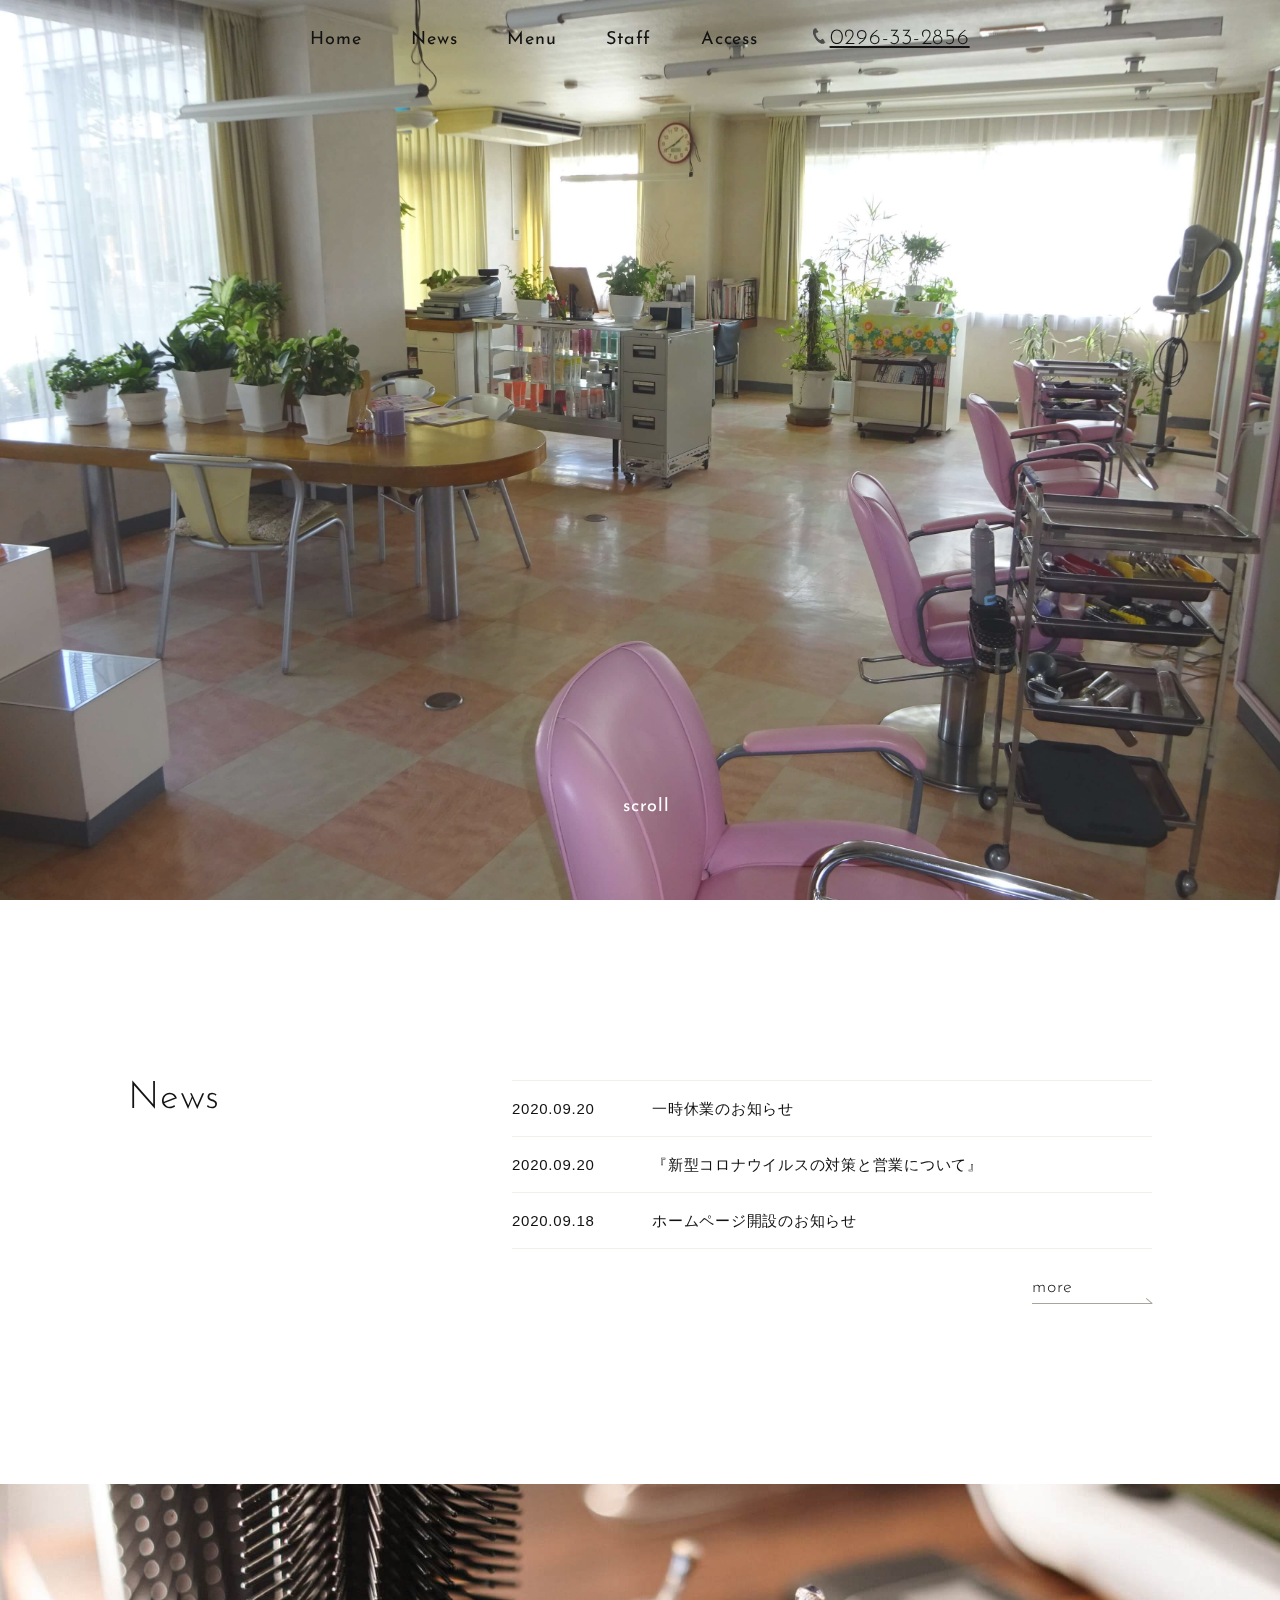
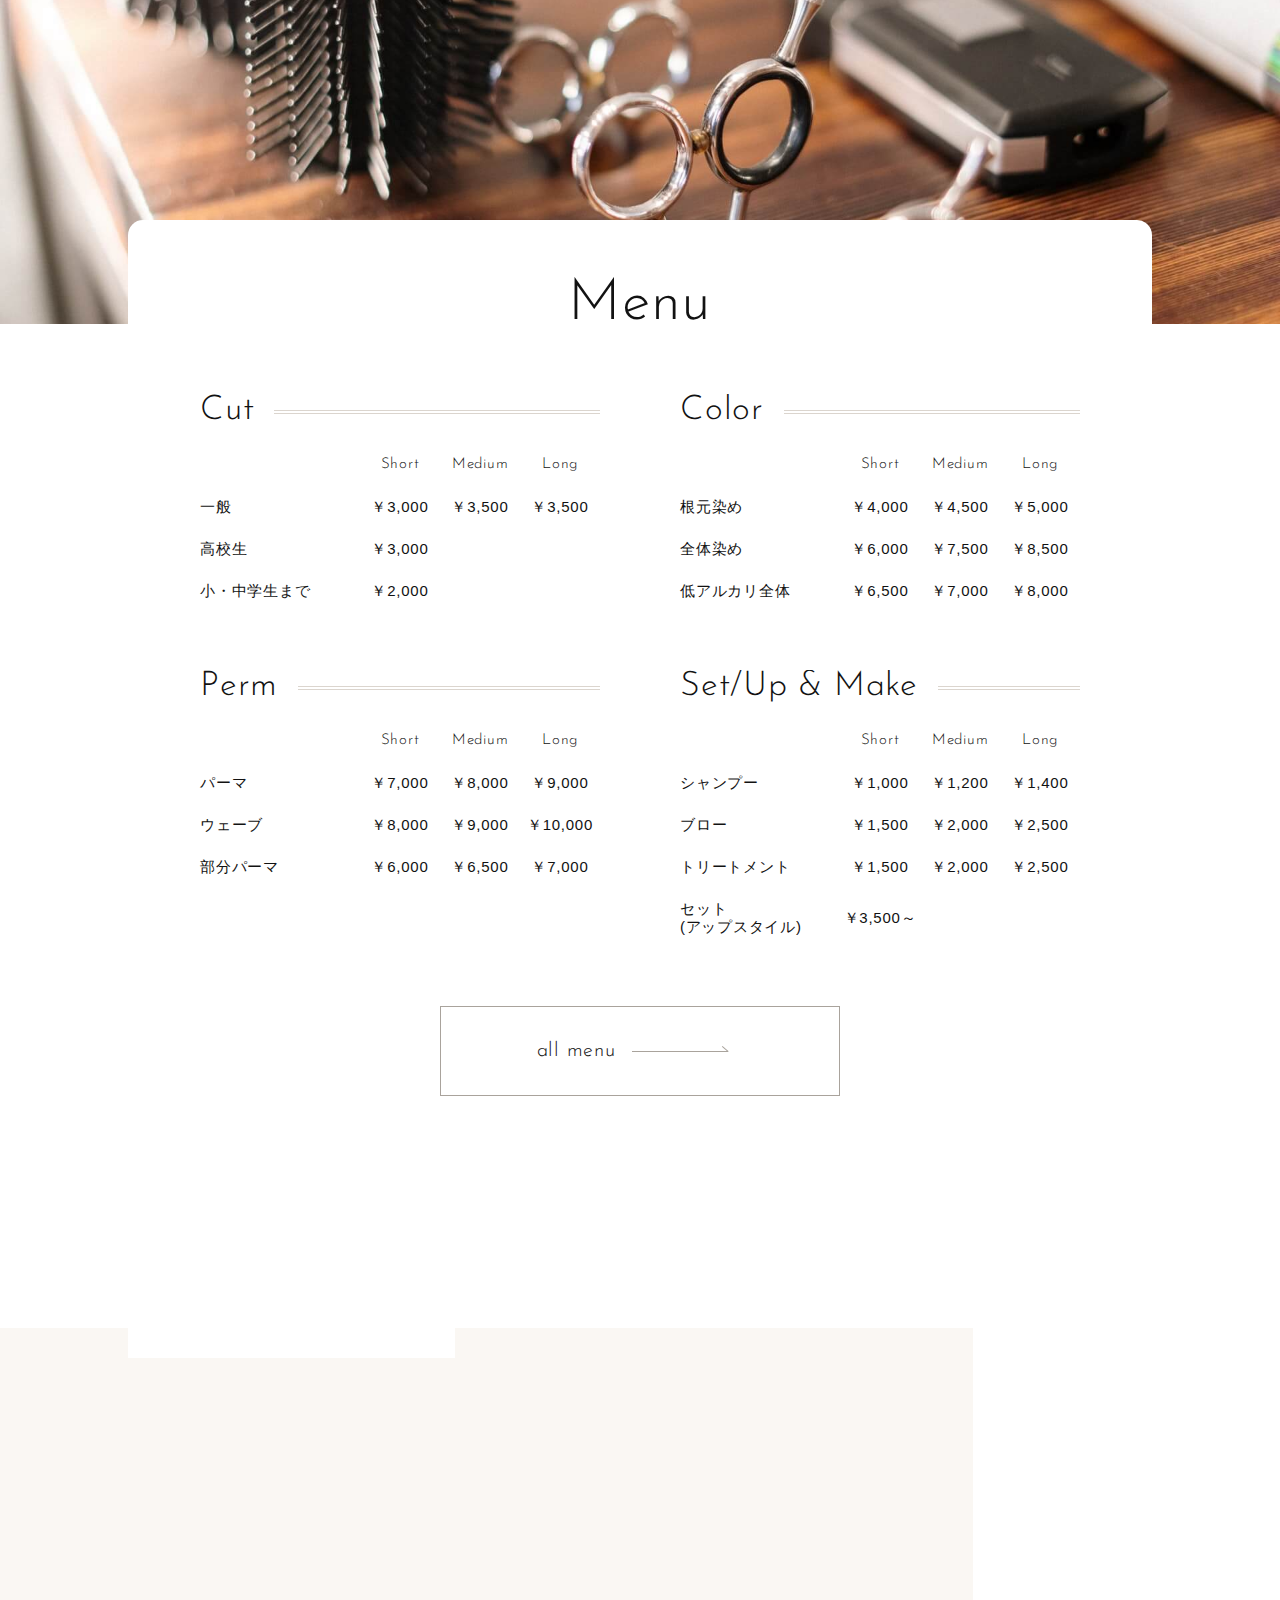
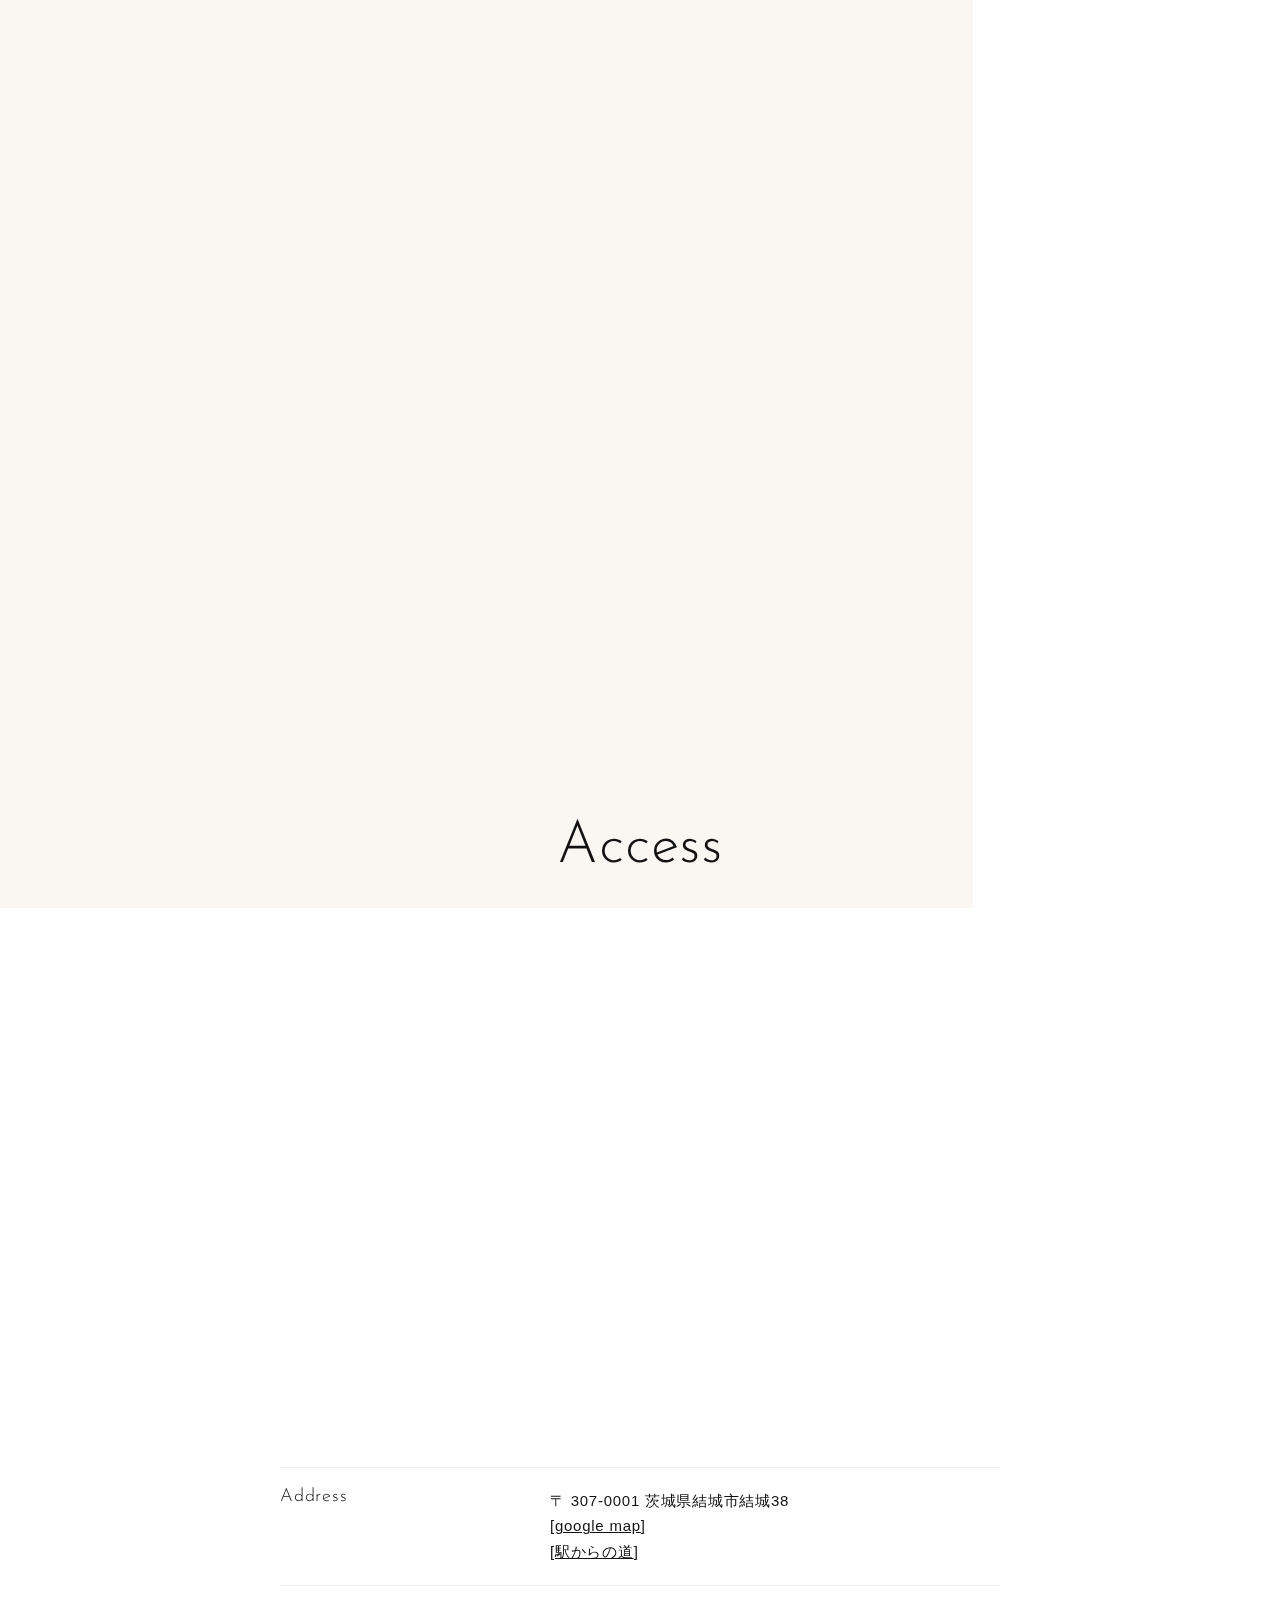
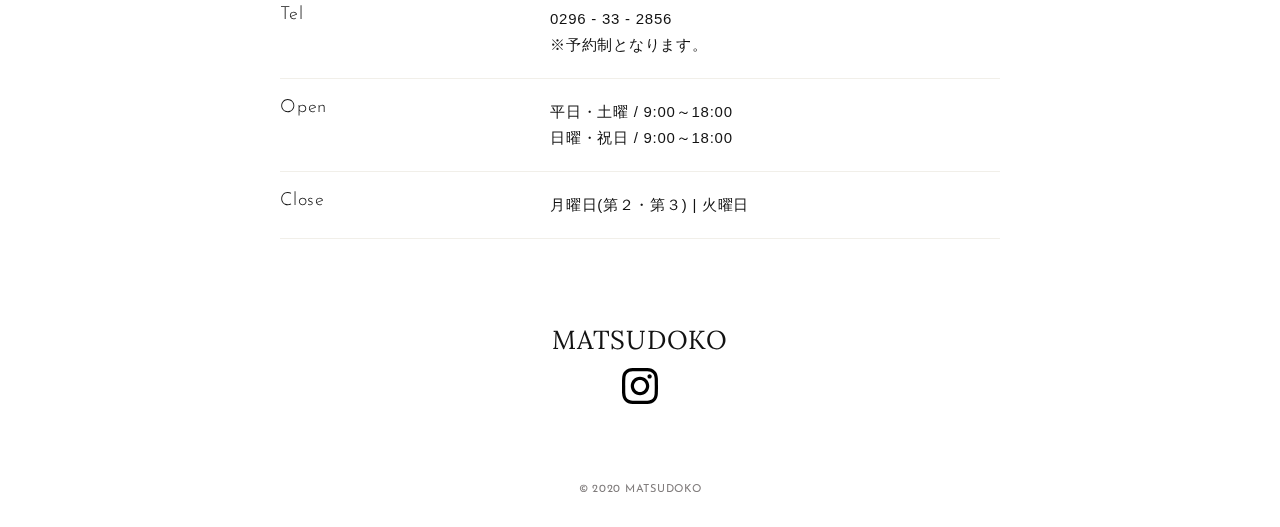
<file: index.html>
<!DOCTYPE html>
<html lang="ja">
<head>
  <meta charset="UTF-8">
  <meta name="viewport" content="width=device-width, initial-scale=1.0, maximum-scale=1.0, minimum-scale=1.0">
  <title>松床美容室</title>
  <link rel="icon" type="image/x-icon" href="./image/favicon.ico">
  <link href="https://fonts.googleapis.com/css2?family=Josefin+Sans:wght@100;300;400;600&display=swap" rel="stylesheet">
  <link href="https://fonts.googleapis.com/css2?family=Lora&display=swap" rel="stylesheet">
  <link rel="stylesheet" href="css/style.css">
  <link rel="stylesheet" href="css/responsive.css">
  <meta name="description" content="結城市にある松床美容室は、長くからのお客様にご愛顧いただいていると同時に、新規のお客様もお待ちしております。お客様に合わせたスタイル提案や、ゆっくりと過ごしていただけるような店内作りをしております。">
</head>
<body id="page-home">

  <header class="header" id="header">
    <div class="header-in">
      <div class="nav-button">
        <div class="btn-global-nav"></div>
      </div>
      <nav class="global-nav ff-josefin-m">
        <ul class="global-nav-in">
          <li class="nav-item"><a href="#page-home">Home</a></li>
          <li class="nav-item"><a href="news.html">News</a></li>
          <li class="nav-item"><a href="menu.html">Menu</a></li>
          <li class="nav-item"><a href="staff.html">Staff</a></li>
          <li class="nav-item"><a href="#a-access">Access</a></li>
        </ul>
        <div class="area-call ff-josefin-l">
          <a href="tel:0296332856" class="a-link"><i class="ico ico-call"></i>0296-33-2856</a>
        </div>
      </nav>
    </div>
  </header>

  <section class="sec-mv" id="sec-mv">
    <ul class="list-mv" id="js-list-mv">
      <li></li>
      <li></li>
      <li></li>
    </ul>
      <h1 class="tit-mv">
        <span class="inner">松床美容室</span>
      </h1>
    <div class="scroll">
      <div class="ff-josefin-m">scroll</div>
      <div class="scroll-down">
        <div class="bg-line"></div>
      </div>
    </div>
  </section>
  
  <div id="main">
  <section class="sec-news">
    <div class="sec-in">
      <div class="sec-child">
        <h2 class="ff-josefin-l">News</h2>
      </div>
      <div class="sec-child">
        <ul class="list-news">
          <li class="item-news">
            <a href="news-3.html">
              <time class="date">2020.09.20</time>
              <span class="title">一時休業のお知らせ</span>
            </a>
          </li>
          <li class="item-news">
            <a href="news-2.html">
              <time class="date">2020.09.20</time>
              <span class="title">『新型コロナウイルスの対策と営業について』</span>
            </a>
          </li>
          <li class="item-news">
            <a href="news-1.html">
              <time class="date">2020.09.18</time>
              <span class="title">ホームページ開設のお知らせ</span>
            </a>
          </li>
          <!-- <li class="item-news">
            <a href="#">
              <time class="date">2020.08.27</time>
              <span class="title">営業のお知らせ</span>
            </a>
          </li>
          <li class="item-news">
            <a href="#">
              <time class="date">2020.08.27</time>
              <span class="title">営業のお知らせ</span>
            </a>
          </li> -->
        </ul>
      <div class="area-btn-more ff-josefin-l">
        <a href="news.html" class="btn btn-more">
          <span>more</span>
          <i class="icon icon-arrow icon-arrow-gray icon-arrow-bottom"></i>
        </a>
      </div>
      </div>
    </div>
  </section>

  <section class="sec-menu">
    <div class="sec-in">
      <h2 class="ta-c ff-josefin-l">Menu</h2>
      <div class="sec-menu-in">
        <div class="sec-menu-child">
          <h3 class="ff-josefin-l"><span>Cut</span></h3>
          <ul>
            <li class="ff-josefin-l">
              <div></div>
              <div>Short</div>
              <div>Medium</div>
              <div>Long</div>
            </li>
            <li>
              <div>一般</div>
              <div>￥3,000</div>
              <div>￥3,500</div>
              <div>￥3,500</div>
            </li>
            <li>
              <div>高校生</div>
              <div>￥3,000</div>
              <div></div>
              <div></div>
            </li>
            <li>
              <div>小・中学生まで</div>
              <div>￥2,000</div>
              <div></div>
              <div></div>
            </li>
          </ul>
        </div>
        <div class="sec-menu-child">
          <h3 class="ff-josefin-l"><span>Color</span></h3>
            <ul>
              <li class="ff-josefin-l">
                <div></div>
                <div>Short</div>
                <div>Medium</div>
                <div>Long</div>
              </li>
              <li>
                <div>根元染め</div>
                <div>￥4,000</div>
                <div>￥4,500</div>
                <div>￥5,000</div>
              </li>
              <li>
                <div>全体染め</div>
                <div>￥6,000</div>
                <div>￥7,500</div>
                <div>￥8,500</div>
              </li>
              <li>
                <div>低アルカリ全体</div>
                <div>￥6,500</div>
                <div>￥7,000</div>
                <div>￥8,000</div>
              </li>
            </ul>
        </div>
        <div class="sec-menu-child">
          <h3 class="ff-josefin-l"><span>Perm</span></h3>
            <ul>
              <li class="ff-josefin-l">
                <div></div>
                <div>Short</div>
                <div>Medium</div>
                <div>Long</div>
              </li>
              <li>
                <div>パーマ</div>
                <div>￥7,000</div>
                <div>￥8,000</div>
                <div>￥9,000</div>
              </li>
              <li>
                <div>ウェーブ</div>
                <div>￥8,000</div>
                <div>￥9,000</div>
                <div>￥10,000</div>
              </li>
              <li>
                <div>部分パーマ</div>
                <div>￥6,000</div>
                <div>￥6,500</div>
                <div>￥7,000</div>
              </li>
            </ul>
        </div>
        <div class="sec-menu-child">
          <h3 class="ff-josefin-l"><span>Set/Up & Make</span></h3>
            <ul>
              <li class="ff-josefin-l">
                <div></div>
                <div>Short</div>
                <div>Medium</div>
                <div>Long</div>
              </li>
              <li>
                <div>シャンプー</div>
                <div>￥1,000</div>
                <div>￥1,200</div>
                <div>￥1,400</div>
              </li>
              <li>
                <div>ブロー</div>
                <div>￥1,500</div>
                <div>￥2,000</div>
                <div>￥2,500</div>
              </li>
              <li>
                <div>トリートメント</div>
                <div>￥1,500</div>
                <div>￥2,000</div>
                <div>￥2,500</div>
              </li>
              <li>
                <div>セット<br>(アップスタイル)</div>
                <div>￥3,500～</div>
                <div></div>
                <div></div>
              </li>
            </ul>
        </div>
      </div>
      <div class="area-btn ff-josefin-l">
        <a href="menu.html" class="btn btn-flex btn-border">
          <span>all menu</span>
          <i class="icon icon-arrow icon-arrow-gray"></i>
        </a>
      </div>
    </div>
  </section>

  <section id="a-staff" class="sec-staff js-sf-group">
    <div class="box-beige js-sf-item"></div>
    <div class="sec-in js-sf-item">
      <h2 class="wm-vr ff-josefin-l"><span>Staff</span></h2>
      <ul class="list-staff">
        <li>
          <div class="img">
            <div class="staff-img1"></div>
            <!-- <img src="./image/staffwomen1.png" width="215" height="280" alt="スタッフ画像"> -->
          </div>
          <div class="content-staff">
            <h3>
              <span class="title ff-josefin-t">Shop Manager</span>
              <span class="en ff-josefin-m">Hiroko Matsui</span>
              <span class="jp">松井 ひろ子</span>
            </h3>
            <p>いつも当店をご愛顧いただきありがとうございます。日頃から感謝の気持ちをもって、お客様に喜んで頂けるよう、頑張って参ります。是非、ご来店お待ちしております。
            </p>
          </div>
        </li>
        <li>
          <div class="img">
            <div class="staff-img2"></div>
            <!-- <img src="./image/staff2.jpeg" width="215" height="250" alt="スタッフ画像"> -->
          </div>
          <div class="content-staff">
            <h3>
              <span class="title ff-josefin-t">Stylist</span>
              <span class="en ff-josefin-m">Yoshitake Matsui</span>
              <span class="jp">松井 義武</span>
            </h3>
            <p>これからも、より良いご提案ができるように、満足していただけるヘア作りをしていきたいと思っています。是非、ご来店お待ちしております。
            </p>
          </div>
        </li>
        <li>
          <div class="img">
            <div class="staff-img3"></div>
            <!-- <img src="./image/staff3.jpg" width="215" height="250" alt="スタッフ画像"> -->
          </div>
          <div class="content-staff">
            <h3>
              <span class="title ff-josefin-t">Dressing</span>
              <span class="en ff-josefin-m">Atsuko Matsui</span>
              <span class="jp">松井 敦子</span>
            </h3>
            <p>結城駅から歩いて約15分です。当店でゆっくりお過ごしくださいませ。髪のお悩みなど、一緒に解決できるようお手伝いいたします。
            </p>
          </div>
        </li>
      </ul>
    </div>
  </section>

  <section id="a-access" class="sec-access">
    <div class="sec-in">
      <h2 class="ta-c ff-josefin-l">Access</h2>
      <div class="map">
        <iframe src="https://www.google.com/maps/embed?pb=!1m18!1m12!1m3!1d3215.3343412405247!2d139.87210331606704!3d36.30419830316001!2m3!1f0!2f0!3f0!3m2!1i1024!2i768!4f13.1!3m3!1m2!1s0x601f5217cec9d2c3%3A0x9768f1f1b9ce694d!2z5p2-5bqK576O5a655a6k!5e0!3m2!1sja!2sjp!4v1598772051182!5m2!1sja!2sjp" width="100%" height="100%" frameborder="0" style="border:0;" allowfullscreen="" aria-hidden="false" tabindex="0"></iframe>
      </div>
      <ul class="list-access">
        <li>
          <div class="tit-access ff-josefin-l">Address</div>
          <div class="content-access">〒 307-0001 茨城県結城市結城38<br>
            [<a href="https://goo.gl/maps/rnRmu9yQesBJcZBt7" class="a-link" target="_blank">google map</a>]<br>[<a href="guide.html" class="a-link">駅からの道</a>]
          </div>
        </li>
        <li>
          <div class="tit-access ff-josefin-l">Tel</div>
          <div class="content-access">0296 - 33 - 2856<br>※予約制となります。</div>
        </li>
        <li>
          <div class="tit-access ff-josefin-l">Open</div>
          <div class="content-access">
            平日・土曜 / 9:00～18:00<br>日曜・祝日 / 9:00～18:00
          </div>
        </li>
        <li>
          <div class="tit-access ff-josefin-l">Close</div>
          <div class="content-access">月曜日(第２・第３) | 火曜日</div>
        </li>
      </ul>
    </div>
  </section>
  </div>

  <footer id="footer">
    <div class="img ta-c">
      <a href="https://www.instagram.com/matsu.doko/?hl=ja" target="_blank">
        <span>MATSUDOKO</span>
        <img src="./image/iconmonstr-instagram-11.svg" alt="instagram-image">
      </a>
    </div>
    <p class="copyright ta-c ff-josefin-m">© 2020 MATSUDOKO</p>
  </footer>

  <script src="https://code.jquery.com/jquery-2.2.4.min.js"></script>
  <script type="text/javascript" src="script/script.js"></script>
  <script type="text/javascript" src="script/main.js"></script>
</body>
</html>
</file>
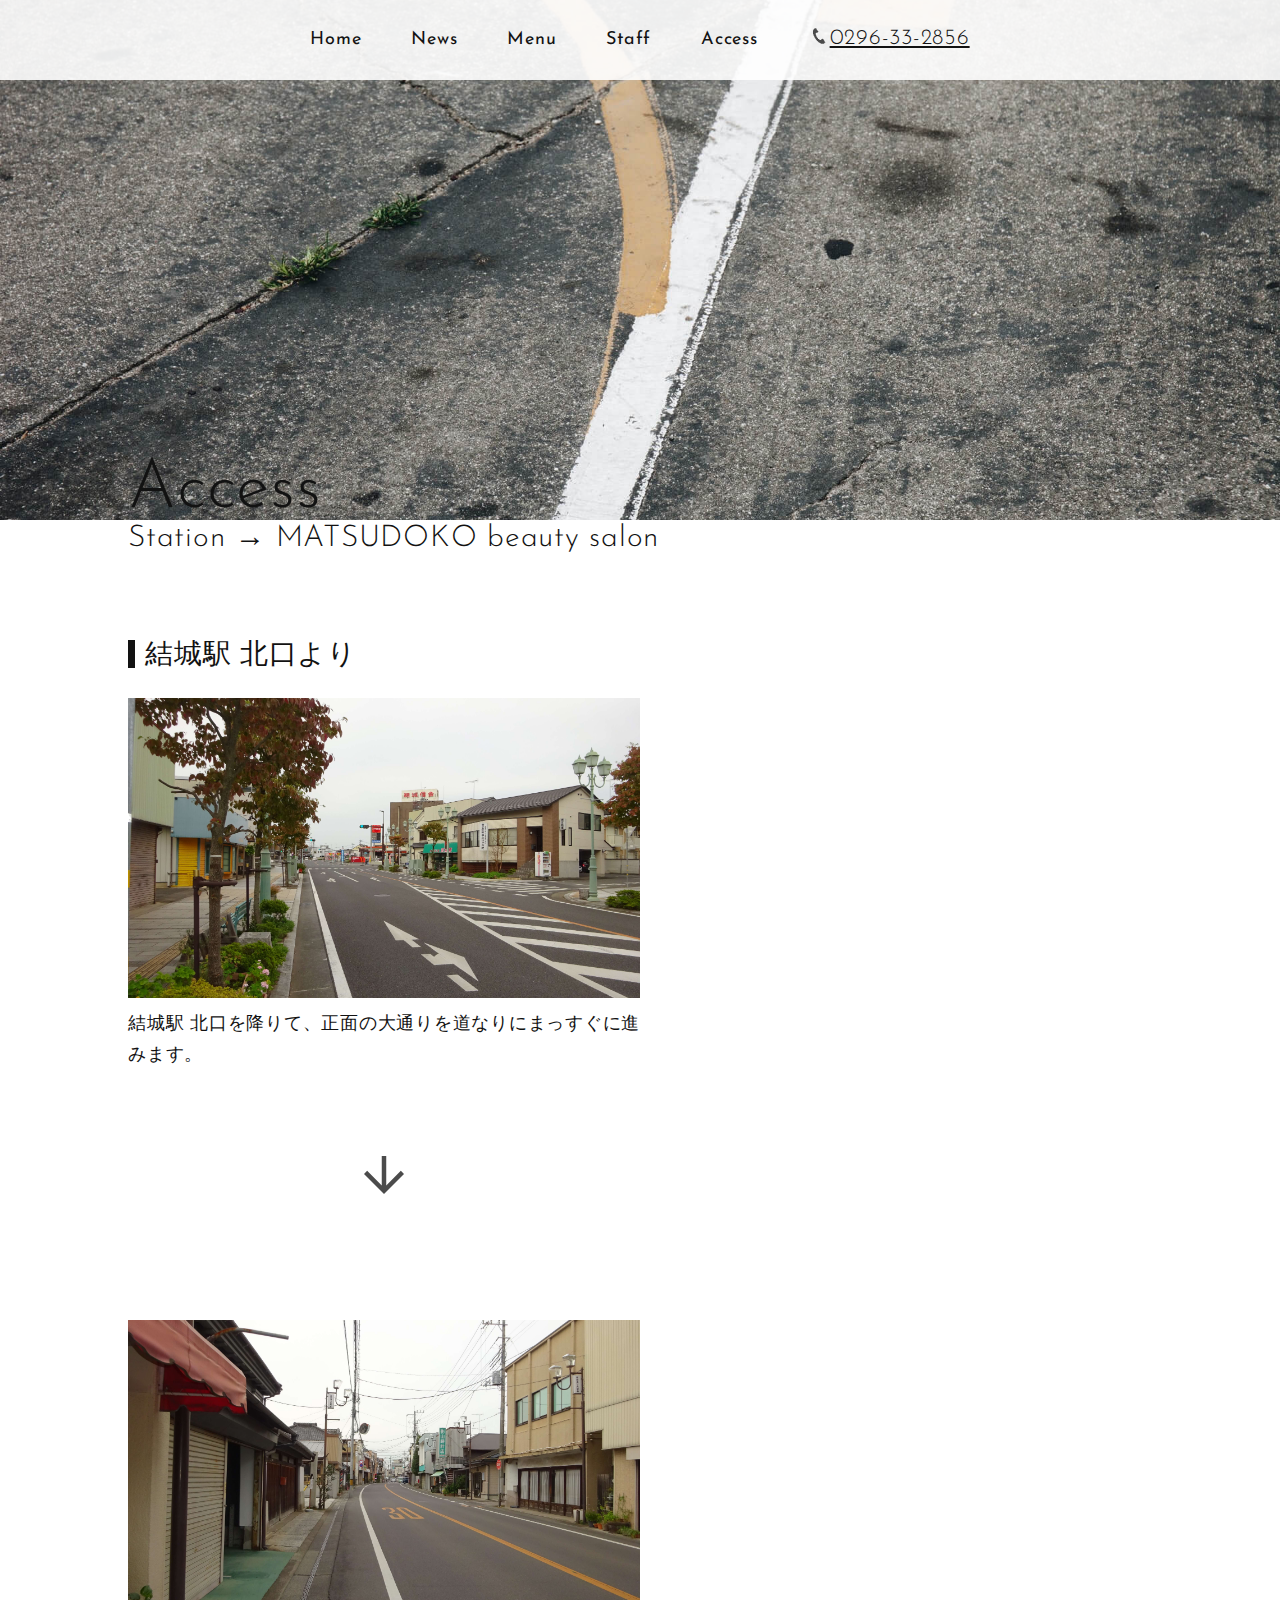
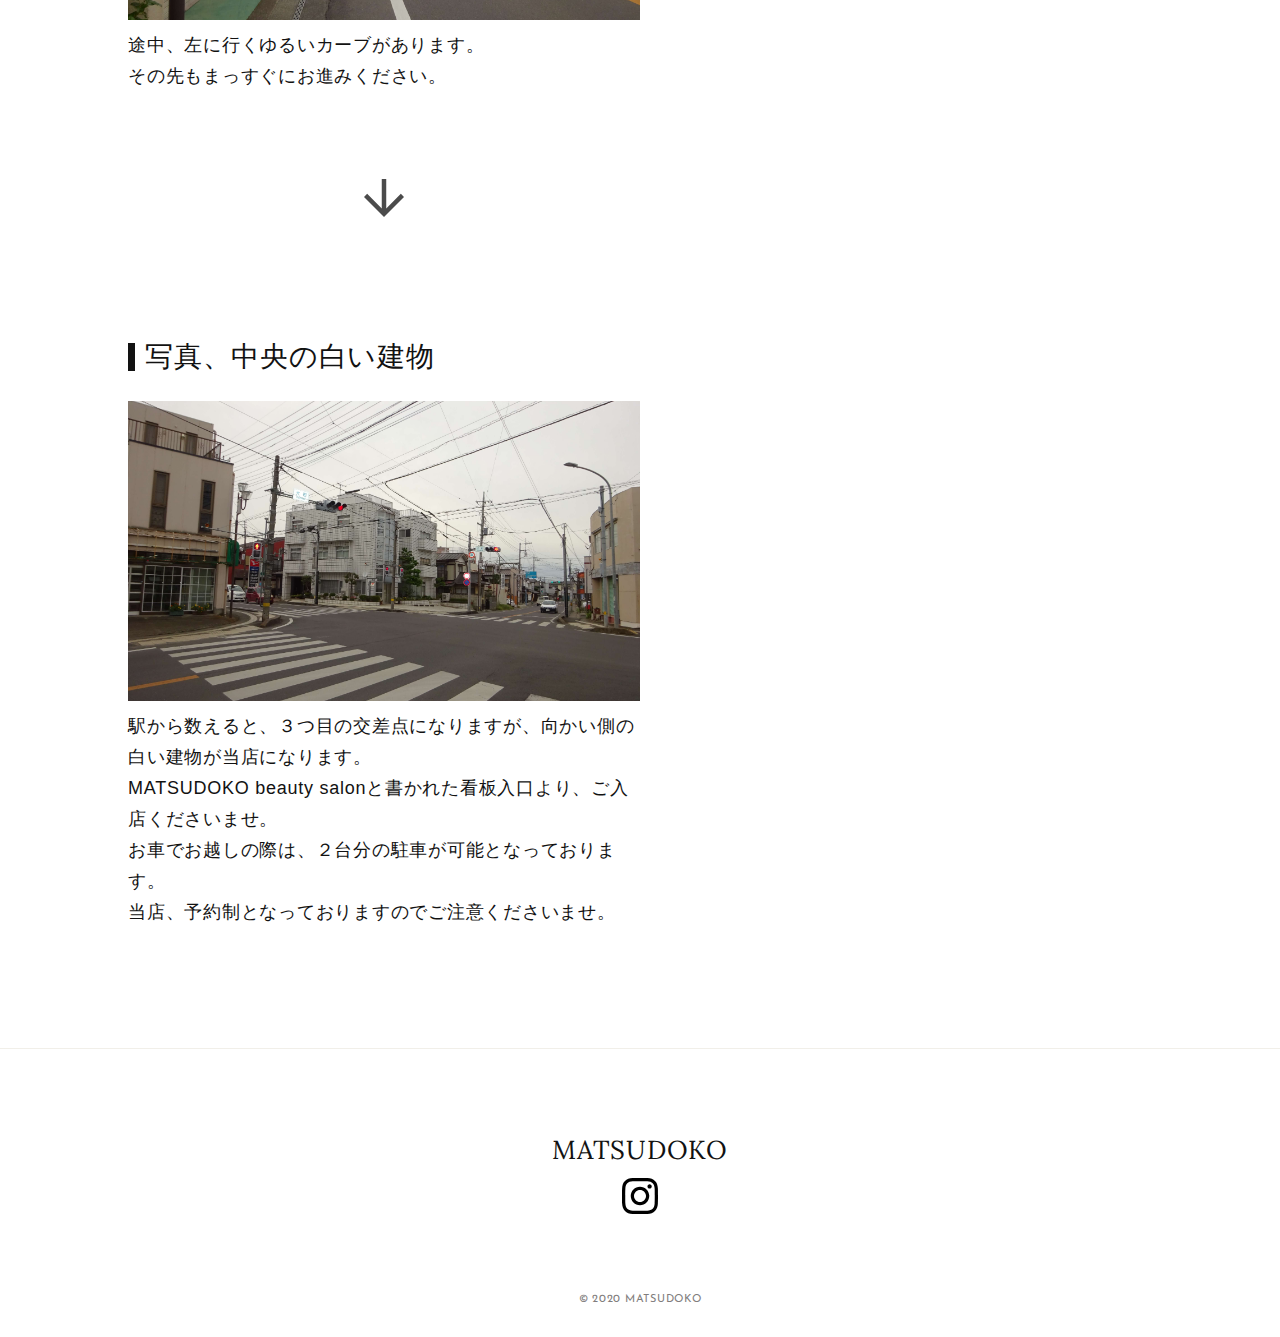
<file: guide.html>
<!DOCTYPE html>
<html lang="ja">
<head>
  <meta charset="UTF-8">
  <meta name="viewport" content="width=device-width, initial-scale=1.0, maximum-scale=1.0, minimum-scale=1.0">
  <title>松床美容室　駅からの案内</title>
  <link rel="icon" type="image/x-icon" href="./image/favicon.ico">
  <link href="https://fonts.googleapis.com/css2?family=Josefin+Sans:wght@100;300;400;600&display=swap" rel="stylesheet">
  <link href="https://fonts.googleapis.com/css2?family=Lora&display=swap" rel="stylesheet">
  <link rel="stylesheet" href="css/style.css">
  <link rel="stylesheet" href="css/responsive.css">
</head>
<body id="page-guide">
  <header class="header" id="header">
    <div class="header-in">
      <div class="nav-button">
        <div class="btn-global-nav"></div>
      </div>
      <nav class="global-nav ff-josefin-m">
        <ul class="global-nav-in">
          <li class="nav-item"><a href="index.html">Home</a></li>
          <li class="nav-item"><a href="news.html">News</a></li>
          <li class="nav-item"><a href="menu.html">Menu</a></li>
          <li class="nav-item"><a href="staff.html" class="a-staff">Staff</a></li>
          <li class="nav-item"><a href="index.html#a-access">Access</a></li>
        </ul>
        <div class="area-call ff-josefin-l">
          <a href="tel:0296332856" class="a-link"><i class="ico ico-call"></i>0296-33-2856</a>
        </div>
      </nav>
    </div>
  </header>

  <div id="main">
    <div class="page-header">
      <div class="page-header-in">
        <h2 class="tit-page ff-josefin-l">Access
          <div class="sub-tit-page">Station → MATSUDOKO beauty salon</div>
        </h2>
      </div>
    </div>
    <section class="sec-guide">
      <div class="sec-in">
        <ul class="list-guide">
          <li>
            <h2 class="tit-guide">結城駅 北口より</h2>
            <div class="guide-img1"></div>
            <div class="content-guide">
              <p>結城駅 北口を降りて、正面の大通りを道なりにまっすぐに進みます。</p>
            </div>
            <img src="./image/guide_arrow_bottom.svg" width="40px" height="50px" alt="">
          </li>
          <li>
            <div class="guide-img2"></div>
            <div class="content-guide">
              <p>途中、左に行くゆるいカーブがあります。<br>その先もまっすぐにお進みください。</p>
            </div>
            <img src="./image/guide_arrow_bottom.svg" width="40px" height="50px" alt="">
          </li>
          <li>
            <h2 class="tit-guide">写真、中央の白い建物</h2>
            <div class="guide-img3"></div>
            <div class="content-guide">
              <p>駅から数えると、３つ目の交差点になりますが、向かい側の白い建物が当店になります。</p>
              <p>MATSUDOKO beauty salonと書かれた看板入口より、ご入店くださいませ。</p>
              <p>お車でお越しの際は、２台分の駐車が可能となっております。<br>当店、予約制となっておりますのでご注意くださいませ。</p>
            </div>
          </li>
        </ul>
      </div>
    </section>
  </div>

  <footer id="footer">
    <div class="img ta-c">
      <a href="https://www.instagram.com/matsu.doko/?hl=ja" target="_blank">
        <span>MATSUDOKO</span>
        <img src="./image/iconmonstr-instagram-11.svg" alt="instagram-image">
      </a>
    </div>
    <p class="copyright ta-c ff-josefin-m">© 2020 MATSUDOKO</p>
  </footer>

  <script src="https://code.jquery.com/jquery-2.2.4.min.js"></script>
  <script type="text/javascript" src="script/script.js"></script>
  <script type="text/javascript" src="script/main.js"></script>
</body>
</html>
</file>
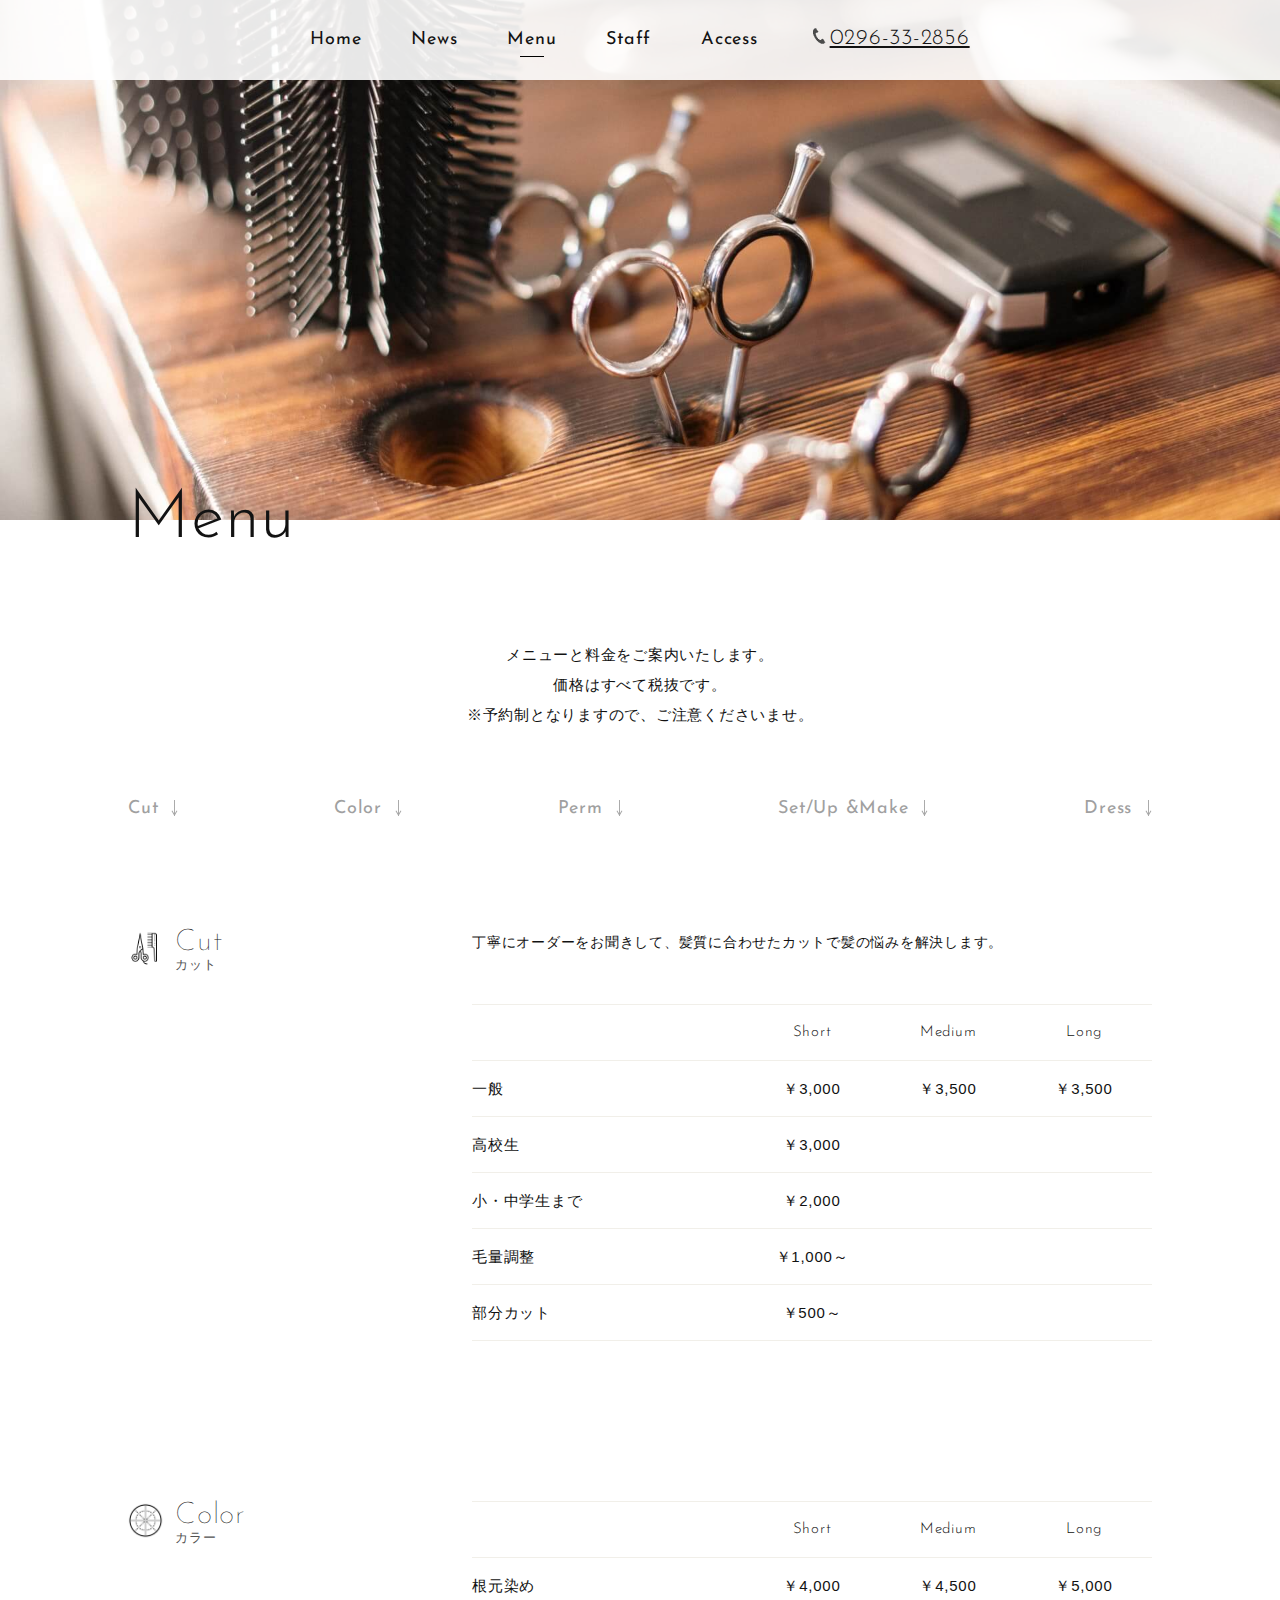
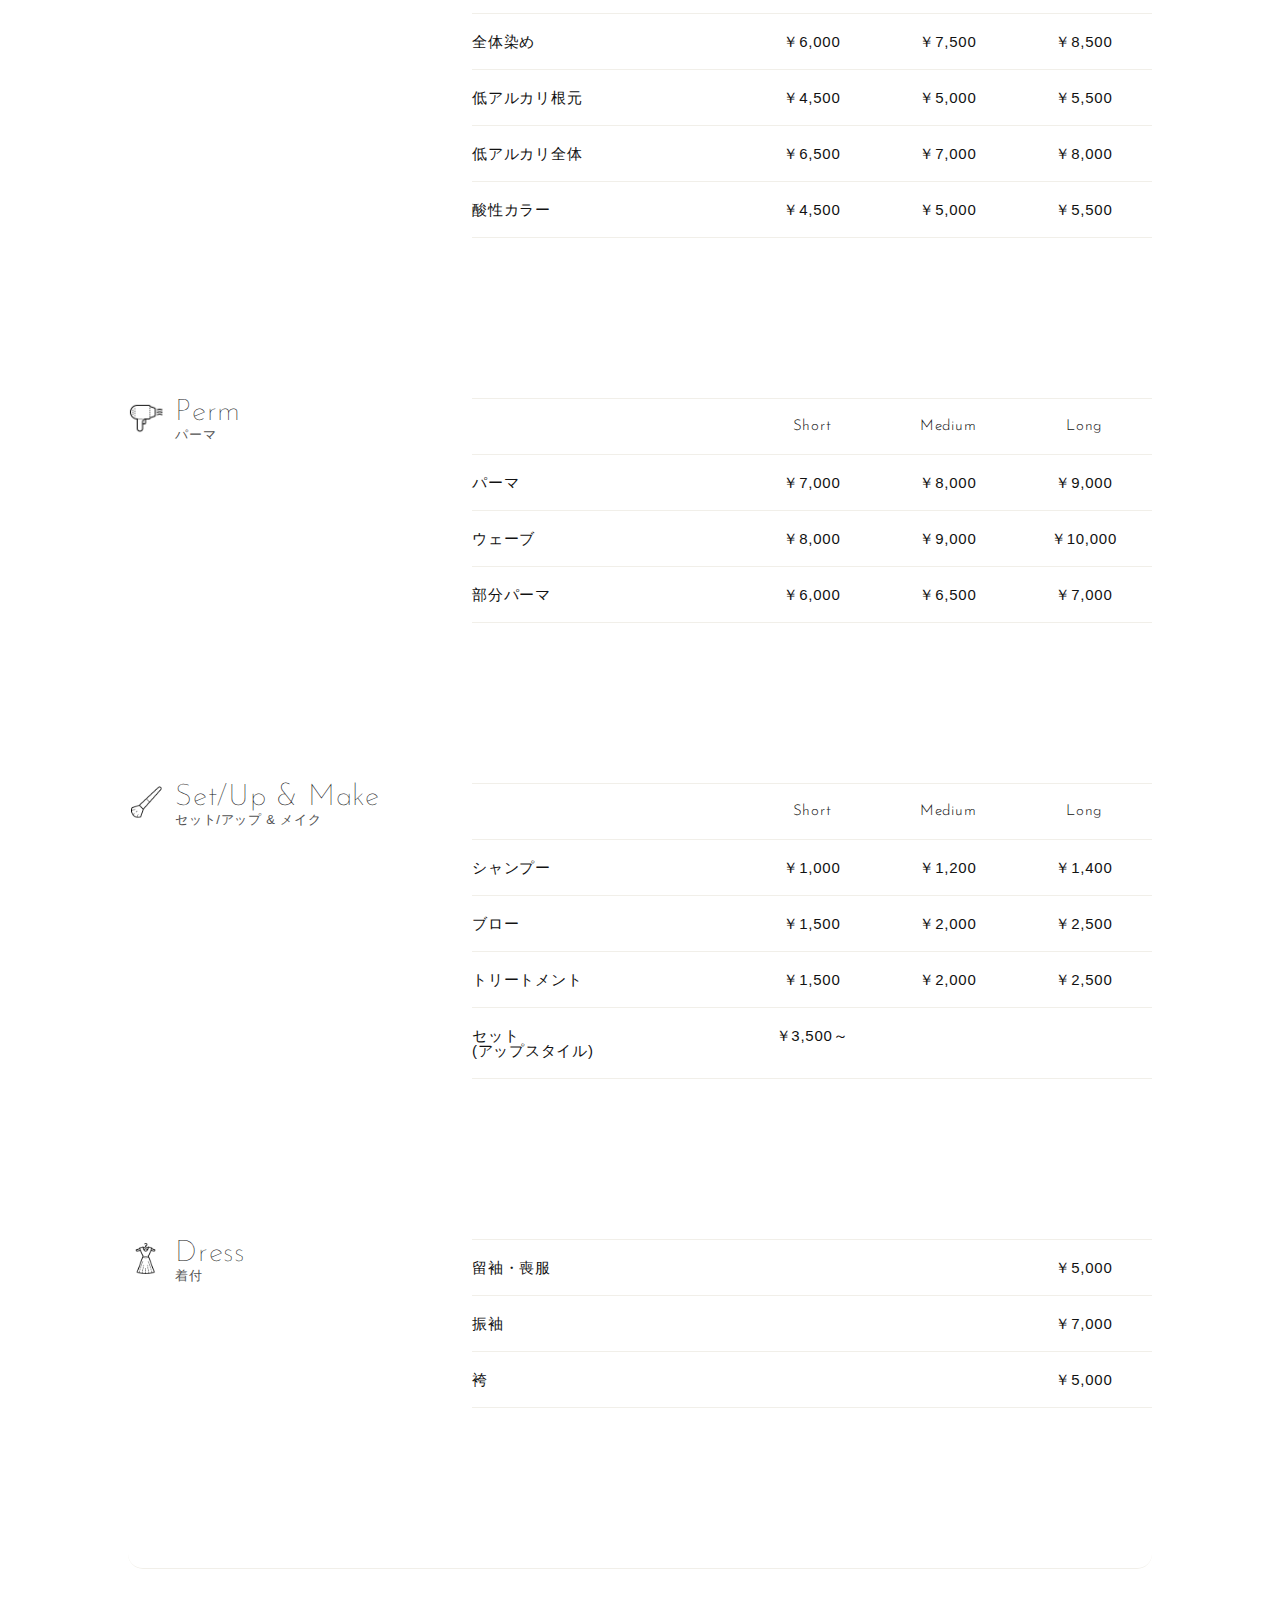
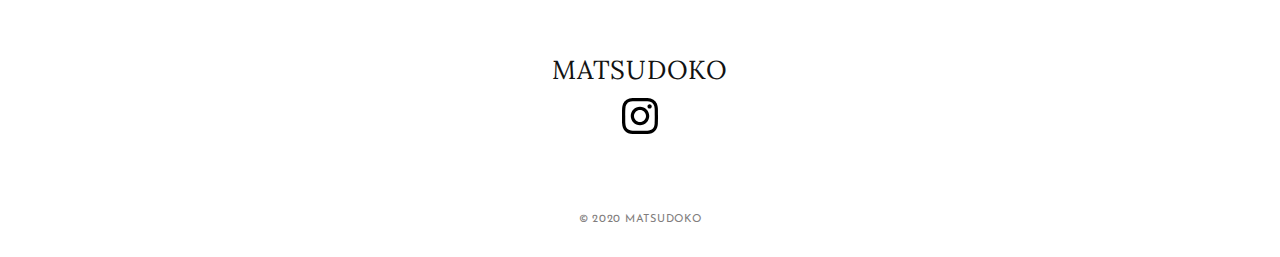
<file: menu.html>
<!DOCTYPE html>
<html lang="ja">
<head>
  <meta charset="UTF-8">
  <meta name="viewport" content="width=device-width, initial-scale=1.0, maximum-scale=1.0, minimum-scale=1.0">
  <title>松床美容室　メニュー</title>
  <link rel="icon" type="image/x-icon" href="./image/favicon.ico">
  <link href="https://fonts.googleapis.com/css2?family=Josefin+Sans:wght@100;300;400;600&display=swap" rel="stylesheet">
  <link href="https://fonts.googleapis.com/css2?family=Lora&display=swap" rel="stylesheet">
  <link rel="stylesheet" href="css/style.css">
  <link rel="stylesheet" href="css/responsive.css">
</head>
<body id="page-menu">
  <header class="header" id="header">
    <div class="header-in">
      <div class="nav-button">
        <div class="btn-global-nav"></div>
      </div>
      <nav class="global-nav ff-josefin-m">
        <ul class="global-nav-in">
          <li class="nav-item"><a href="index.html">Home</a></li>
          <li class="nav-item"><a href="news.html">News</a></li>
          <li class="nav-item"><a href="menu.html" class="a-menu">Menu</a></li>
          <li class="nav-item"><a href="staff.html">Staff</a></li>
          <li class="nav-item"><a href="index.html#a-access">Access</a></li>
        </ul>
        <div class="area-call ff-josefin-l">
          <a href="tel:0296332856" class="a-link"><i class="ico ico-call"></i>0296-33-2856</a>
        </div>
      </nav>
    </div>
  </header>

  <div id="main">
    <div class="page-header">
      <div class="page-header-in">
        <h2 class="tit-page ff-josefin-l">Menu</h2>
      </div>
    </div>
    <section class="sec-menu">
      <div class="sec-in">
        <h3 class="ta-c">メニューと料金をご案内いたします。<br>価格はすべて税抜です。<br>※予約制となりますので、ご注意くださいませ。</h3>
        <ul class="list-menu-nav ff-josefin-m">
          <li><a href="#a-cut">Cut</a></li>
          <li><a href="#a-color">Color</a></li>
          <li><a href="#a-perm">Perm</a></li>
          <li><a href="#a-setup">Set/Up &<br class="is-block-sp">Make</a></li>
          <li><a href="#a-dressing">Dress</a></li>
        </ul>
        <section id="a-cut" class="sec-menu-in">
          <div class="title">
            <i class="icon icon-cut"></i>
            <div class="txt">
              <h4 class="ff-josefin-m">Cut</h4>
              <p>カット</p>
            </div>
          </div>
          <div class="content">
            <p class="txt">丁寧にオーダーをお聞きして、髪質に合わせたカットで髪の悩みを解決します。</p>
            <ul class="list-menu-detail">
              <li class="ff-josefin-l">
                <div></div>
                <div>Short</div>
                <div>Medium</div>
                <div>Long</div>
              </li>
              <li>
                <div>一般</div>
                <div>￥3,000</div>
                <div>￥3,500</div>
                <div>￥3,500</div>
              </li>
              <li>
                <div>高校生</div>
                <div>￥3,000</div>
                <div></div>
                <div></div>
              </li>
              <li>
                <div>小・中学生まで</div>
                <div>￥2,000</div>
                <div></div>
                <div></div>
              </li>
              <li>
                <div>毛量調整</div>
                <div>￥1,000～</div>
                <div></div>
                <div></div>
              </li>
              <li>
                <div>部分カット</div>
                <div>￥500～</div>
                <div></div>
                <div></div>
              </li>
            </ul>
            </div>
        </section>
        <section id="a-color" class="sec-menu-in">
          <div class="title">
            <i class="icon icon-color"></i>
            <div class="txt">
              <h4 class="ff-josefin-m">Color</h4>
              <p>カラー</p>
            </div>
          </div>
          <div class="content">
            <ul class="list-menu-detail">
              <li class="ff-josefin-l">
                <div></div>
                <div>Short</div>
                <div>Medium</div>
                <div>Long</div>
              </li>
              <li>
                <div>根元染め</div>
                <div>￥4,000</div>
                <div>￥4,500</div>
                <div>￥5,000</div>
              </li>
              <li>
                <div>全体染め</div>
                <div>￥6,000</div>
                <div>￥7,500</div>
                <div>￥8,500</div>
              </li>
              <li>
                <div>低アルカリ根元</div>
                <div>￥4,500</div>
                <div>￥5,000</div>
                <div>￥5,500</div>
              </li>
              <li>
                <div>低アルカリ全体</div>
                <div>￥6,500</div>
                <div>￥7,000</div>
                <div>￥8,000</div>
              </li>
              <li>
                <div>酸性カラー</div>
                <div>￥4,500</div>
                <div>￥5,000</div>
                <div>￥5,500</div>
              </li>
            </ul>
          </div>
        </section>  
        <section id="a-perm" class="sec-menu-in">
          <div class="title">
            <i class="icon icon-perm"></i>
            <div class="txt">
              <h4 class="ff-josefin-m">Perm</h4>
              <p>パーマ</p>
            </div>
          </div>
          <div class="content">
            <ul class="list-menu-detail">
              <li class="ff-josefin-l">
                <div></div>
                <div>Short</div>
                <div>Medium</div>
                <div>Long</div>
              </li>
              <li>
                <div>パーマ</div>
                <div>￥7,000</div>
                <div>￥8,000</div>
                <div>￥9,000</div>
              </li>
              <li>
                <div>ウェーブ</div>
                <div>￥8,000</div>
                <div>￥9,000</div>
                <div>￥10,000</div>
              </li>
              <li>
                <div>部分パーマ</div>
                <div>￥6,000</div>
                <div>￥6,500</div>
                <div>￥7,000</div>
              </li>
            </ul>
          </div>
        </section>  
        <section id="a-setup" class="sec-menu-in">
          <div class="title">
            <i class="icon icon-setup"></i>
            <div class="txt">
              <h4 class="ff-josefin-m">Set/Up & Make</h4>
              <p>セット/アップ & メイク</p>
            </div>
          </div>
          <div class="content">
            <ul class="list-menu-detail">
              <li class="ff-josefin-l">
                <div></div>
                <div>Short</div>
                <div>Medium</div>
                <div>Long</div>
              </li>
              <li>
                <div>シャンプー</div>
                <div>￥1,000</div>
                <div>￥1,200</div>
                <div>￥1,400</div>
              </li>
              <li>
                <div>ブロー</div>
                <div>￥1,500</div>
                <div>￥2,000</div>
                <div>￥2,500</div>
              </li>
              <li>
                <div>トリートメント</div>
                <div>￥1,500</div>
                <div>￥2,000</div>
                <div>￥2,500</div>
              </li>
              <li>
                <div>セット<br>(アップスタイル)</div>
                <div>￥3,500～</div>
                <div></div>
                <div></div>
              </li>
            </ul>
          </div>
        </section>  
        <section id="a-dressing" class="sec-menu-in">
          <div class="title">
            <i class="icon icon-dressing"></i>
            <div class="txt">
              <h4 class="ff-josefin-m">Dress</h4>
              <p>着付</p>
            </div>
          </div>
          <div class="content">
            <ul class="list-menu-detail">
              <li>
                <div>留袖・喪服</div>
                <div>￥5,000</div>
              </li>
              <li>
                <div>振袖</div>
                <div>￥7,000</div>
              </li>
              <li>
                <div>袴</div>
                <div>￥5,000</div>
              </li>
            </ul>
          </div>
        </section>  
        
      </div>
    </section>

  </div>

  <footer id="footer">
    <div class="img ta-c">
      <a href="https://www.instagram.com/matsu.doko/?hl=ja" target="_blank">
        <span>MATSUDOKO</span>
        <img src="./image/iconmonstr-instagram-11.svg" alt="instagram-image">
      </a>
    </div>
    <p class="copyright ta-c ff-josefin-m">© 2020 MATSUDOKO</p>
  </footer>

  <script src="https://code.jquery.com/jquery-2.2.4.min.js"></script>
  <script type="text/javascript" src="script/script.js"></script>
  <script type="text/javascript" src="script/main.js"></script>
</body>
</html>
</file>
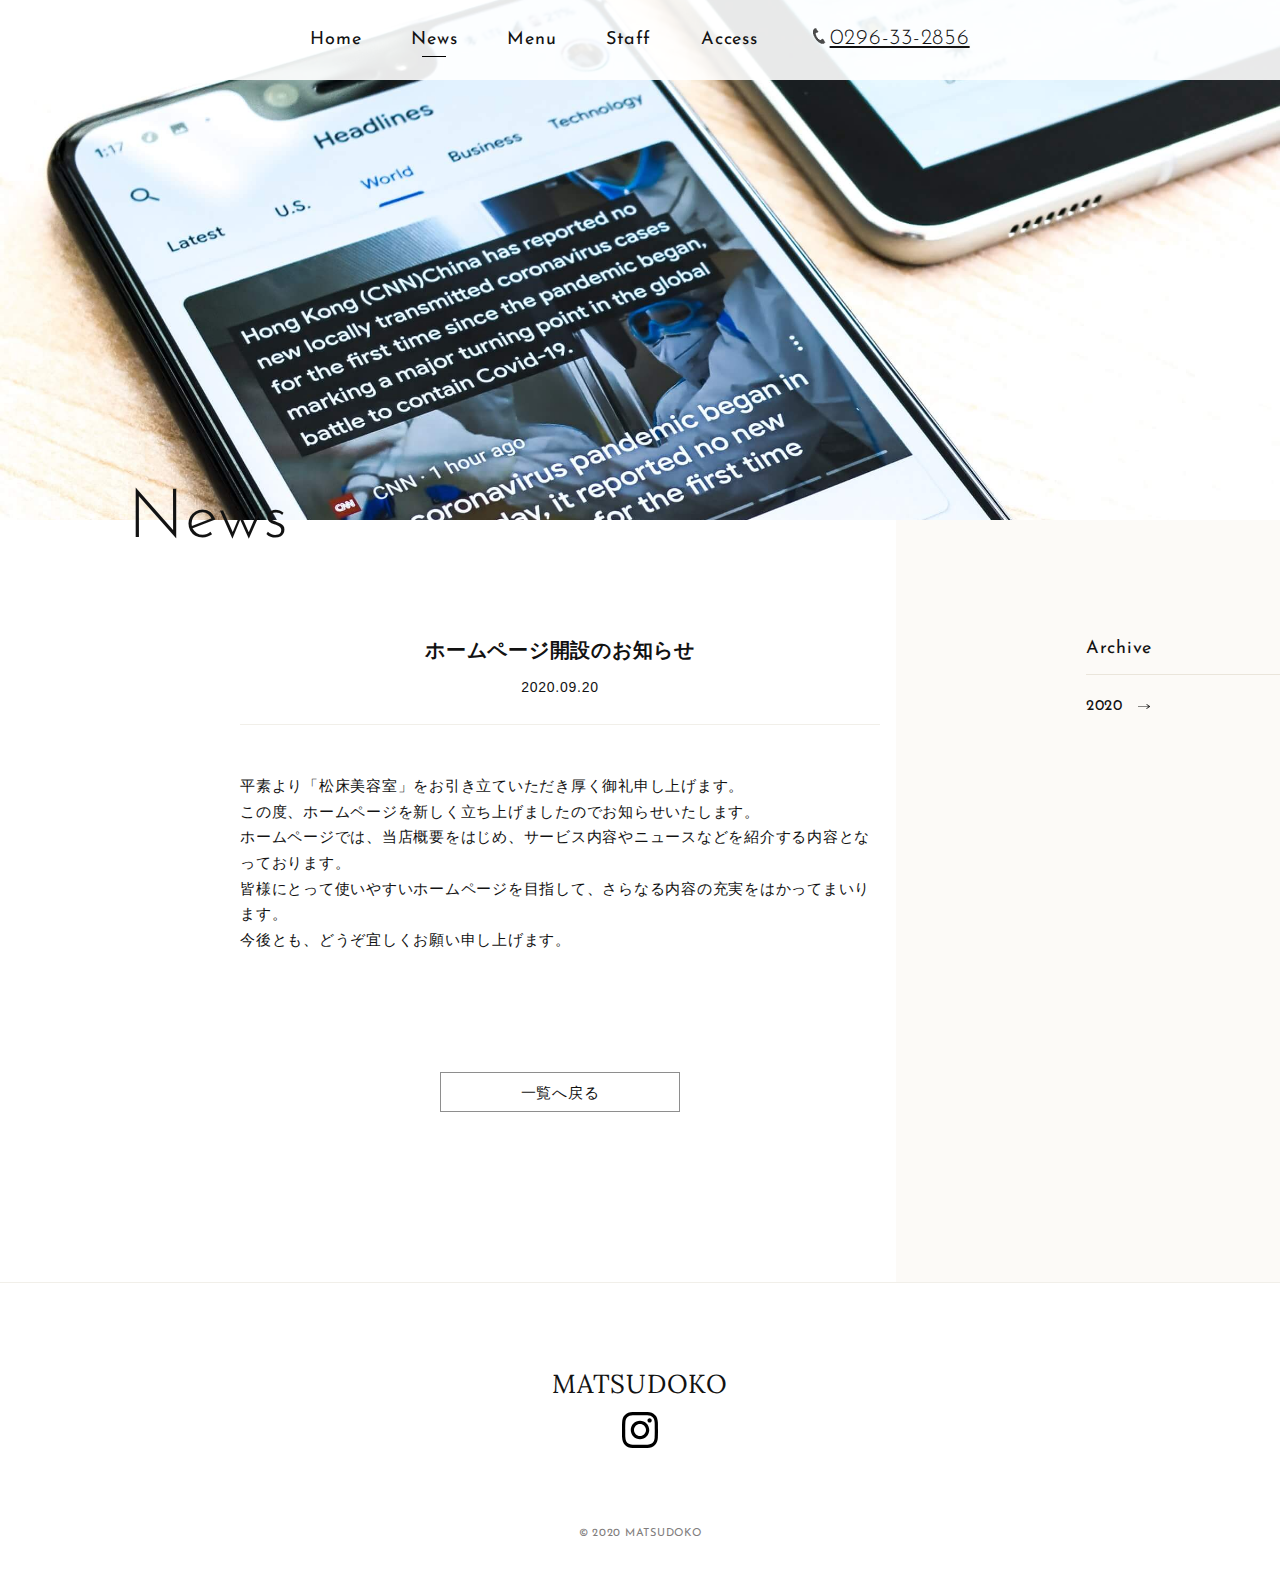
<file: news-1.html>
<!DOCTYPE html>
<html lang="ja">
<head>
  <meta charset="UTF-8">
  <meta name="viewport" content="width=device-width, initial-scale=1.0, maximum-scale=1.0, minimum-scale=1.0">
  <title>松床美容室</title>
  <link rel="icon" type="image/x-icon" href="./image/favicon.ico">
  <link href="https://fonts.googleapis.com/css2?family=Josefin+Sans:wght@100;300;400;600&display=swap" rel="stylesheet">
  <link href="https://fonts.googleapis.com/css2?family=Lora&display=swap" rel="stylesheet">
  <link rel="stylesheet" href="css/style.css">
  <link rel="stylesheet" href="css/style-archive.css">
  <link rel="stylesheet" href="css/responsive.css">
</head>
<body id="page-news">
  <header class="header" id="header" >
    <div class="header-in">
      <div class="nav-button">
        <div class="btn-global-nav"></div>
      </div>
      <nav class="global-nav ff-josefin-m">
        <ul class="global-nav-in">
          <li class="nav-item"><a href="index.html" class="">Home</a></li>
          <li class="nav-item"><a href="news.html" class="a-news">News</a></li>
          <li class="nav-item"><a href="menu.html">Menu</a></li>
          <li class="nav-item"><a href="staff.html">Staff</a></li>
          <li class="nav-item"><a href="index.html#a-access">Access</a></li>
        </ul>
        <div class="area-call ff-josefin-l">
          <a href="tel:0296332856" class="a-link"><i class="ico ico-call"></i>0296-33-2856</a>
        </div>
      </nav>
    </div>
  </header>

  <div id="main">
    <div class="page-header">
      <div class="page-header-in">
        <h2 class="tit-page ff-josefin-l">News</h2>
      </div>  
    </div>
    <section class="sec-news">
      <div class="sec-in">
        <div class="sec-child sec-news-in">
          <div class="tit-news">
            <h3>ホームページ開設のお知らせ</h3>
            <p>2020.09.20</p>
          </div>
          <div class="body">
            <p>平素より「松床美容室」をお引き立ていただき厚く御礼申し上げます。</p>
            <p>この度、ホームページを新しく立ち上げましたのでお知らせいたします。</p>
            <p>ホームページでは、当店概要をはじめ、サービス内容やニュースなどを紹介する内容となっております。</p>
            <p>皆様にとって使いやすいホームページを目指して、さらなる内容の充実をはかってまいります。</p>
            <p>今後とも、どうぞ宜しくお願い申し上げます。</p>
          </div>
          <div class="wp-pagenavi">
            <!-- <a href="news.html" class="previouspostslink" rel="prev">
              <span>back</span>
              <i class="icon icon-arrow icon-arrow-gray icon-arrow-bottom"></i>
            </a>   -->
            <a href="news.html" class="btn btn-gray btn-border btn-width-240 btn-back">
              <span>一覧へ戻る</span>
            </a>
            <!-- <a href="news-page2.html" class="nextpostslink" rel="next">
              <span>next</span>
              <i class="icon icon-arrow icon-arrow-gray icon-arrow-bottom"></i>
            </a> -->
          </div>  
        </div>

        <div class="sec-child sec-news-archive">
          <h3 class="tit-archive ff-josefin-m is-block-pc">Archive</h3>
          <div class="tit-archive js-btn-select is-block-sp">年を選択してください</div>
          <ul class="list-side ff-josefin-m">
            <li><a href="news-date-2020.html">2020</a></li>
          </ul>  
        </div>
      </div>
    </section>
  </div>

  <footer id="footer">
    <div class="img ta-c">
      <a href="https://www.instagram.com/matsu.doko/?hl=ja" target="_blank">
        <span>MATSUDOKO</span>
        <img src="./image/iconmonstr-instagram-11.svg" alt="instagram-image">
      </a>
    </div>
    <p class="copyright ta-c ff-josefin-m">© 2020 MATSUDOKO</p>
  </footer>
  <script src="https://code.jquery.com/jquery-2.2.4.min.js"></script>
  <script type="text/javascript" src="script/script.js"></script>
  <script type="text/javascript" src="script/main.js"></script>
</body>
</html>
</file>
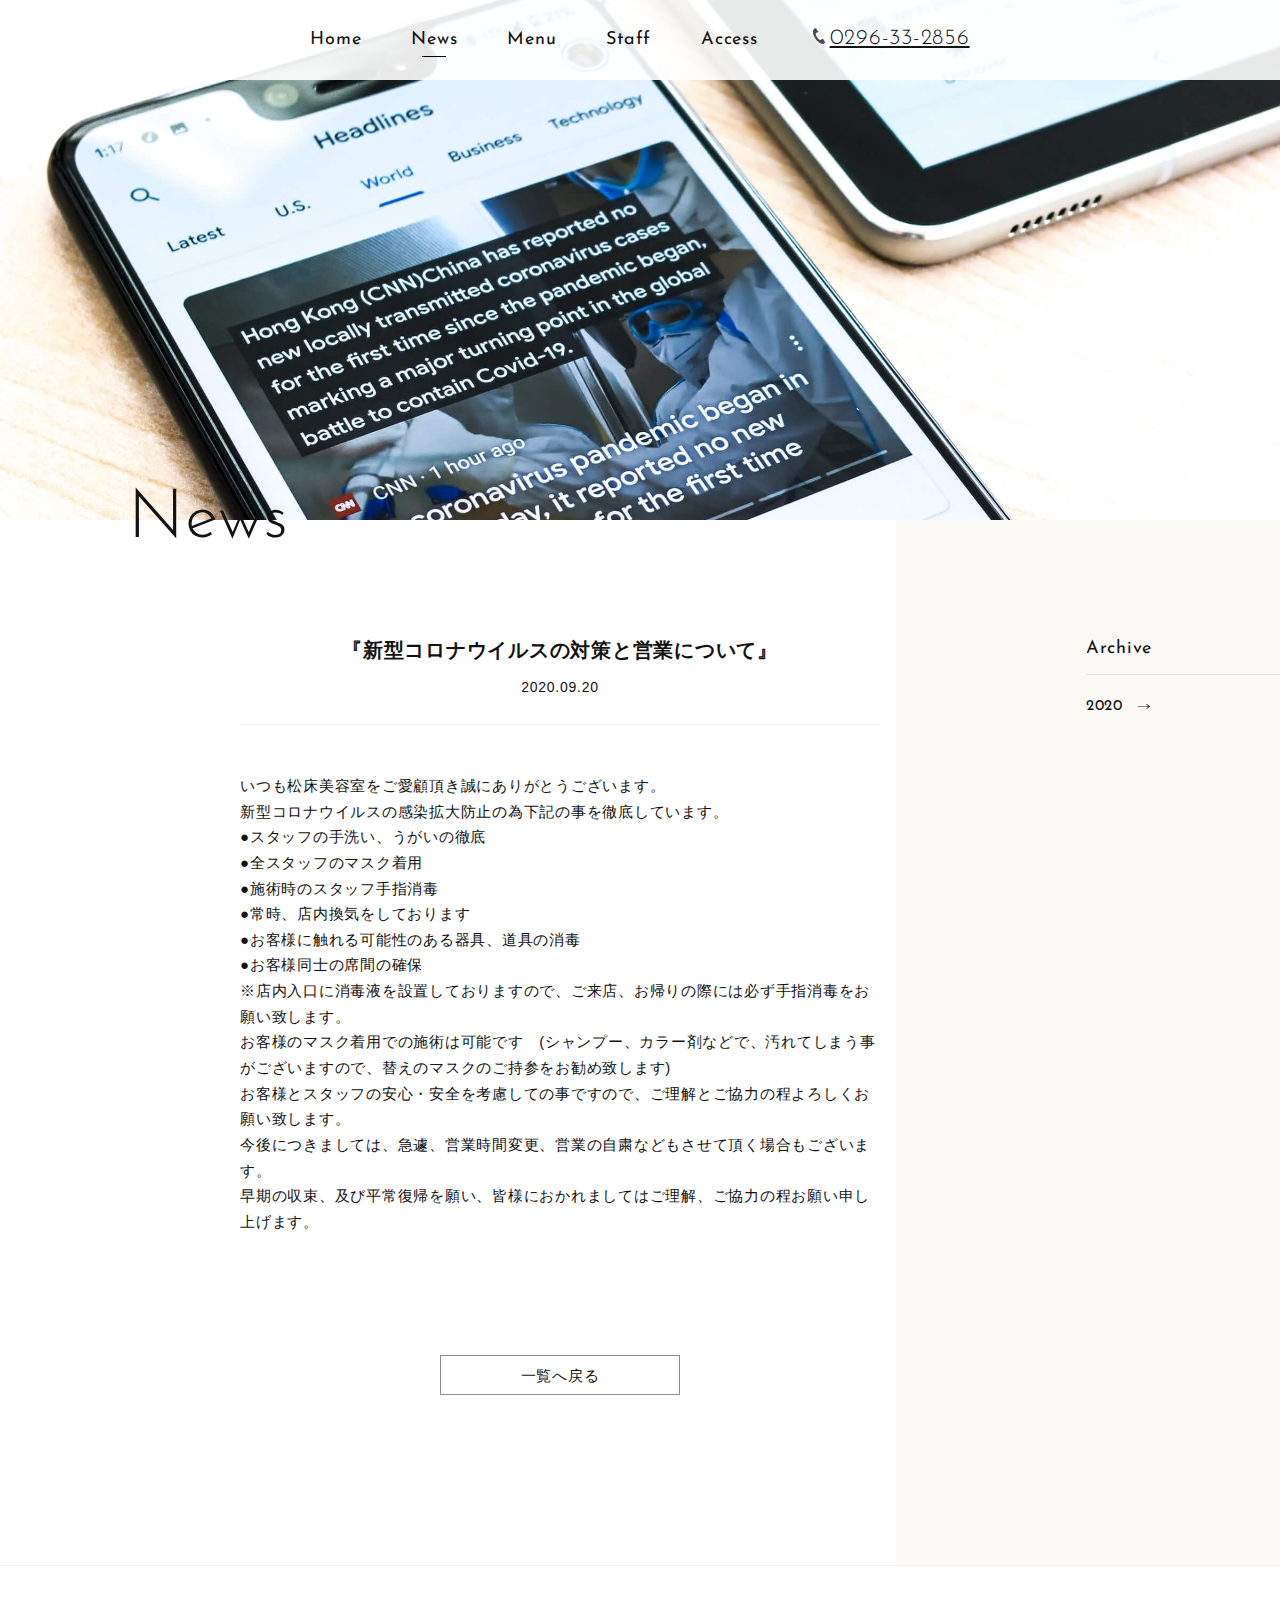
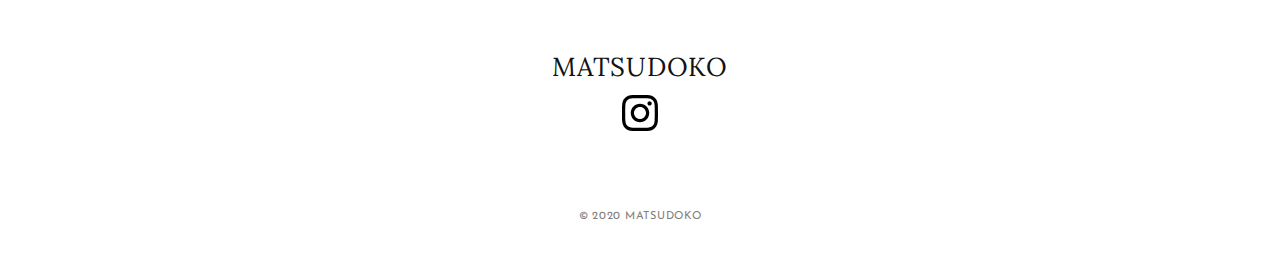
<file: news-2.html>
<!DOCTYPE html>
<html lang="ja">
<head>
  <meta charset="UTF-8">
  <meta name="viewport" content="width=device-width, initial-scale=1.0, maximum-scale=1.0, minimum-scale=1.0">
  <title>松床美容室</title>
  <link rel="icon" type="image/x-icon" href="./image/favicon.ico">
  <link href="https://fonts.googleapis.com/css2?family=Josefin+Sans:wght@100;300;400;600&display=swap" rel="stylesheet">
  <link href="https://fonts.googleapis.com/css2?family=Lora&display=swap" rel="stylesheet">
  <link rel="stylesheet" href="css/style.css">
  <link rel="stylesheet" href="css/style-archive.css">
  <link rel="stylesheet" href="css/responsive.css">
</head>
<body id="page-news">
  <header class="header" id="header" >
    <div class="header-in">
      <div class="nav-button">
        <div class="btn-global-nav"></div>
      </div>
      <nav class="global-nav ff-josefin-m">
        <ul class="global-nav-in">
          <li class="nav-item"><a href="index.html" class="">Home</a></li>
          <li class="nav-item"><a href="news.html" class="a-news">News</a></li>
          <li class="nav-item"><a href="menu.html">Menu</a></li>
          <li class="nav-item"><a href="staff.html">Staff</a></li>
          <li class="nav-item"><a href="index.html#a-access">Access</a></li>
        </ul>
        <div class="area-call ff-josefin-l">
          <a href="tel:0296332856" class="a-link"><i class="ico ico-call"></i>0296-33-2856</a>
        </div>
      </nav>
    </div>
  </header>

  <div id="main">
    <div class="page-header">
      <div class="page-header-in">
        <h2 class="tit-page ff-josefin-l">News</h2>
      </div>  
    </div>
    <section class="sec-news">
      <div class="sec-in">
        <div class="sec-child sec-news-in">
          <div class="tit-news">
            <h3>『新型コロナウイルスの対策と営業について』</h3>
            <p>2020.09.20</p>
          </div>
          <div class="body">
            <p>いつも松床美容室をご愛顧頂き誠にありがとうございます。</p>
            <p>新型コロナウイルスの感染拡大防止の為下記の事を徹底しています。</p>
            <p>●スタッフの手洗い、うがいの徹底</p>
            <p>●全スタッフのマスク着用</p>
            <p>●施術時のスタッフ手指消毒</p>
            <p>●常時、店内換気をしております</p>
            <p>●お客様に触れる可能性のある器具、道具の消毒</p>
            <p>●お客様同士の席間の確保</p>
            <p>※店内入口に消毒液を設置しておりますので、ご来店、お帰りの際には必ず手指消毒をお願い致します。</p>
            <p>お客様のマスク着用での施術は可能です　(シャンプー、カラー剤などで、汚れてしまう事がございますので、替えのマスクのご持参をお勧め致します)</p>
            <p>お客様とスタッフの安心・安全を考慮しての事ですので、ご理解とご協力の程よろしくお願い致します。</p>
            <p>今後につきましては、急遽、営業時間変更、営業の自粛などもさせて頂く場合もございます。</p>
            <p>早期の収束、及び平常復帰を願い、皆様におかれましてはご理解、ご協力の程お願い申し上げます。</p>
          </div>
          <div class="wp-pagenavi">
            <!-- <a href="news.html" class="previouspostslink" rel="prev">
              <span>back</span>
              <i class="icon icon-arrow icon-arrow-gray icon-arrow-bottom"></i>
            </a>   -->
            <a href="news.html" class="btn btn-gray btn-border btn-width-240 btn-back">
              <span>一覧へ戻る</span>
            </a>
            <!-- <a href="news-page2.html" class="nextpostslink" rel="next">
              <span>next</span>
              <i class="icon icon-arrow icon-arrow-gray icon-arrow-bottom"></i>
            </a> -->
          </div>  
        </div>

        <div class="sec-child sec-news-archive">
          <h3 class="tit-archive ff-josefin-m is-block-pc">Archive</h3>
          <div class="tit-archive js-btn-select is-block-sp">年を選択してください</div>
          <ul class="list-side ff-josefin-m">
            <li><a href="news-date-2020.html">2020</a></li>
          </ul>  
        </div>
      </div>
    </section>
  </div>

  <footer id="footer">
    <div class="img ta-c">
      <a href="https://www.instagram.com/matsu.doko/?hl=ja" target="_blank">
        <span>MATSUDOKO</span>
        <img src="./image/iconmonstr-instagram-11.svg" alt="instagram-image">
      </a>
    </div>
    <p class="copyright ta-c ff-josefin-m">© 2020 MATSUDOKO</p>
  </footer>
  <script src="https://code.jquery.com/jquery-2.2.4.min.js"></script>
  <script type="text/javascript" src="script/script.js"></script>
  <script type="text/javascript" src="script/main.js"></script>
</body>
</html>
</file>
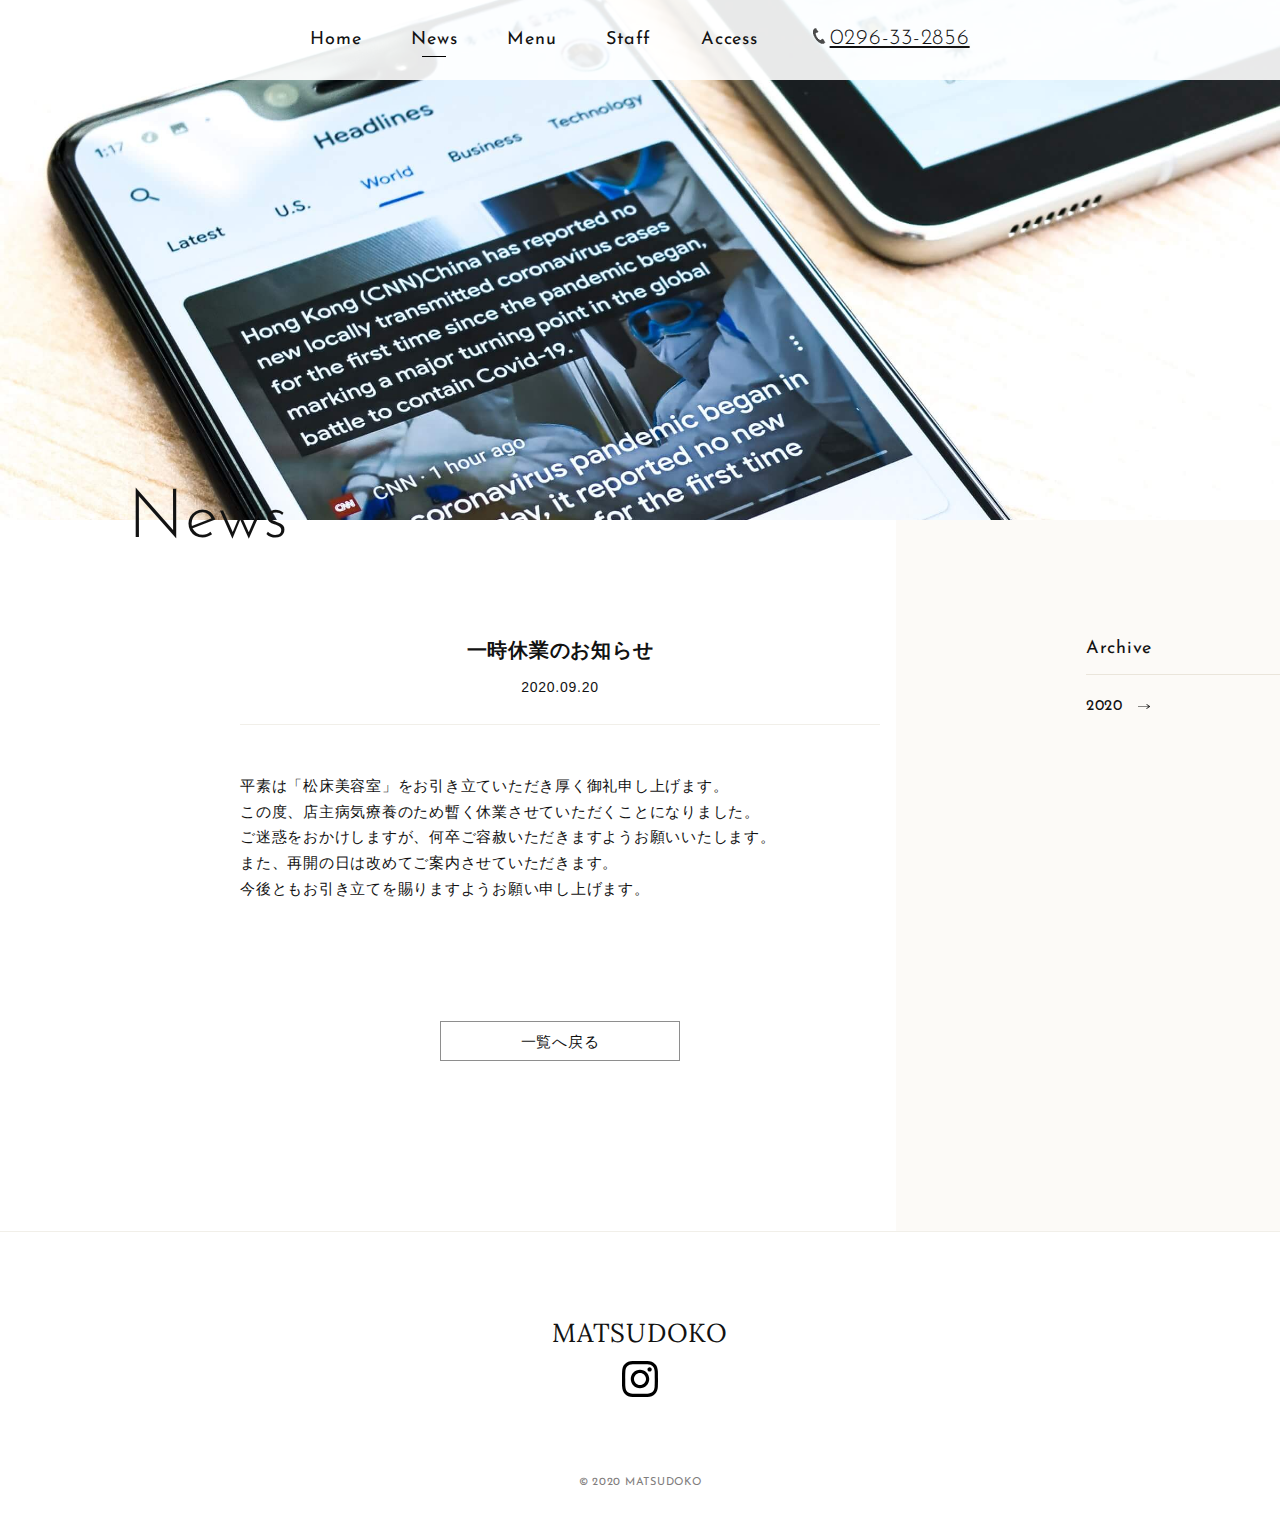
<file: news-3.html>
<!DOCTYPE html>
<html lang="ja">
<head>
  <meta charset="UTF-8">
  <meta name="viewport" content="width=device-width, initial-scale=1.0, maximum-scale=1.0, minimum-scale=1.0">
  <title>松床美容室</title>
  <link rel="icon" type="image/x-icon" href="./image/favicon.ico">
  <link href="https://fonts.googleapis.com/css2?family=Josefin+Sans:wght@100;300;400;600&display=swap" rel="stylesheet">
  <link href="https://fonts.googleapis.com/css2?family=Lora&display=swap" rel="stylesheet">
  <link rel="stylesheet" href="css/style.css">
  <link rel="stylesheet" href="css/style-archive.css">
  <link rel="stylesheet" href="css/responsive.css">
</head>
<body id="page-news">
  <header class="header" id="header" >
    <div class="header-in">
      <div class="nav-button">
        <div class="btn-global-nav"></div>
      </div>
      <nav class="global-nav ff-josefin-m">
        <ul class="global-nav-in">
          <li class="nav-item"><a href="index.html" class="">Home</a></li>
          <li class="nav-item"><a href="news.html" class="a-news">News</a></li>
          <li class="nav-item"><a href="menu.html">Menu</a></li>
          <li class="nav-item"><a href="staff.html">Staff</a></li>
          <li class="nav-item"><a href="index.html#a-access">Access</a></li>
        </ul>
        <div class="area-call ff-josefin-l">
          <a href="tel:0296332856" class="a-link"><i class="ico ico-call"></i>0296-33-2856</a>
        </div>
      </nav>
    </div>
  </header>

  <div id="main">
    <div class="page-header">
      <div class="page-header-in">
        <h2 class="tit-page ff-josefin-l">News</h2>
      </div>  
    </div>
    <section class="sec-news">
      <div class="sec-in">
        <div class="sec-child sec-news-in">
          <div class="tit-news">
            <h3>一時休業のお知らせ</h3>
            <p>2020.09.20</p>
          </div>
          <div class="body">
            <p>平素は「松床美容室」をお引き立ていただき厚く御礼申し上げます。</p>
            <p>この度、店主病気療養のため暫く休業させていただくことになりました。</p>
            <p>ご迷惑をおかけしますが、何卒ご容赦いただきますようお願いいたします。</p>
            <p>また、再開の日は改めてご案内させていただきます。</p>
            <p>今後ともお引き立てを賜りますようお願い申し上げます。</p>
              
              </p>
          </div>
          <div class="wp-pagenavi">
            <!-- <a href="news.html" class="previouspostslink" rel="prev">
              <span>back</span>
              <i class="icon icon-arrow icon-arrow-gray icon-arrow-bottom"></i>
            </a>   -->
            <a href="news.html" class="btn btn-gray btn-border btn-width-240 btn-back">
              <span>一覧へ戻る</span>
            </a>
            <!-- <a href="news-page2.html" class="nextpostslink" rel="next">
              <span>next</span>
              <i class="icon icon-arrow icon-arrow-gray icon-arrow-bottom"></i>
            </a> -->
          </div>  
        </div>

        <div class="sec-child sec-news-archive">
          <h3 class="tit-archive ff-josefin-m is-block-pc">Archive</h3>
          <div class="tit-archive js-btn-select is-block-sp">年を選択してください</div>
          <ul class="list-side ff-josefin-m">
            <li><a href="news-date-2020.html">2020</a></li>
          </ul>  
        </div>
      </div>
    </section>
  </div>

  <footer id="footer">
    <div class="img ta-c">
      <a href="https://www.instagram.com/matsu.doko/?hl=ja" target="_blank">
        <span>MATSUDOKO</span>
        <img src="./image/iconmonstr-instagram-11.svg" alt="instagram-image">
      </a>
    </div>
    <p class="copyright ta-c ff-josefin-m">© 2020 MATSUDOKO</p>
  </footer>
  <script src="https://code.jquery.com/jquery-2.2.4.min.js"></script>
  <script type="text/javascript" src="script/script.js"></script>
  <script type="text/javascript" src="script/main.js"></script>
</body>
</html>
</file>
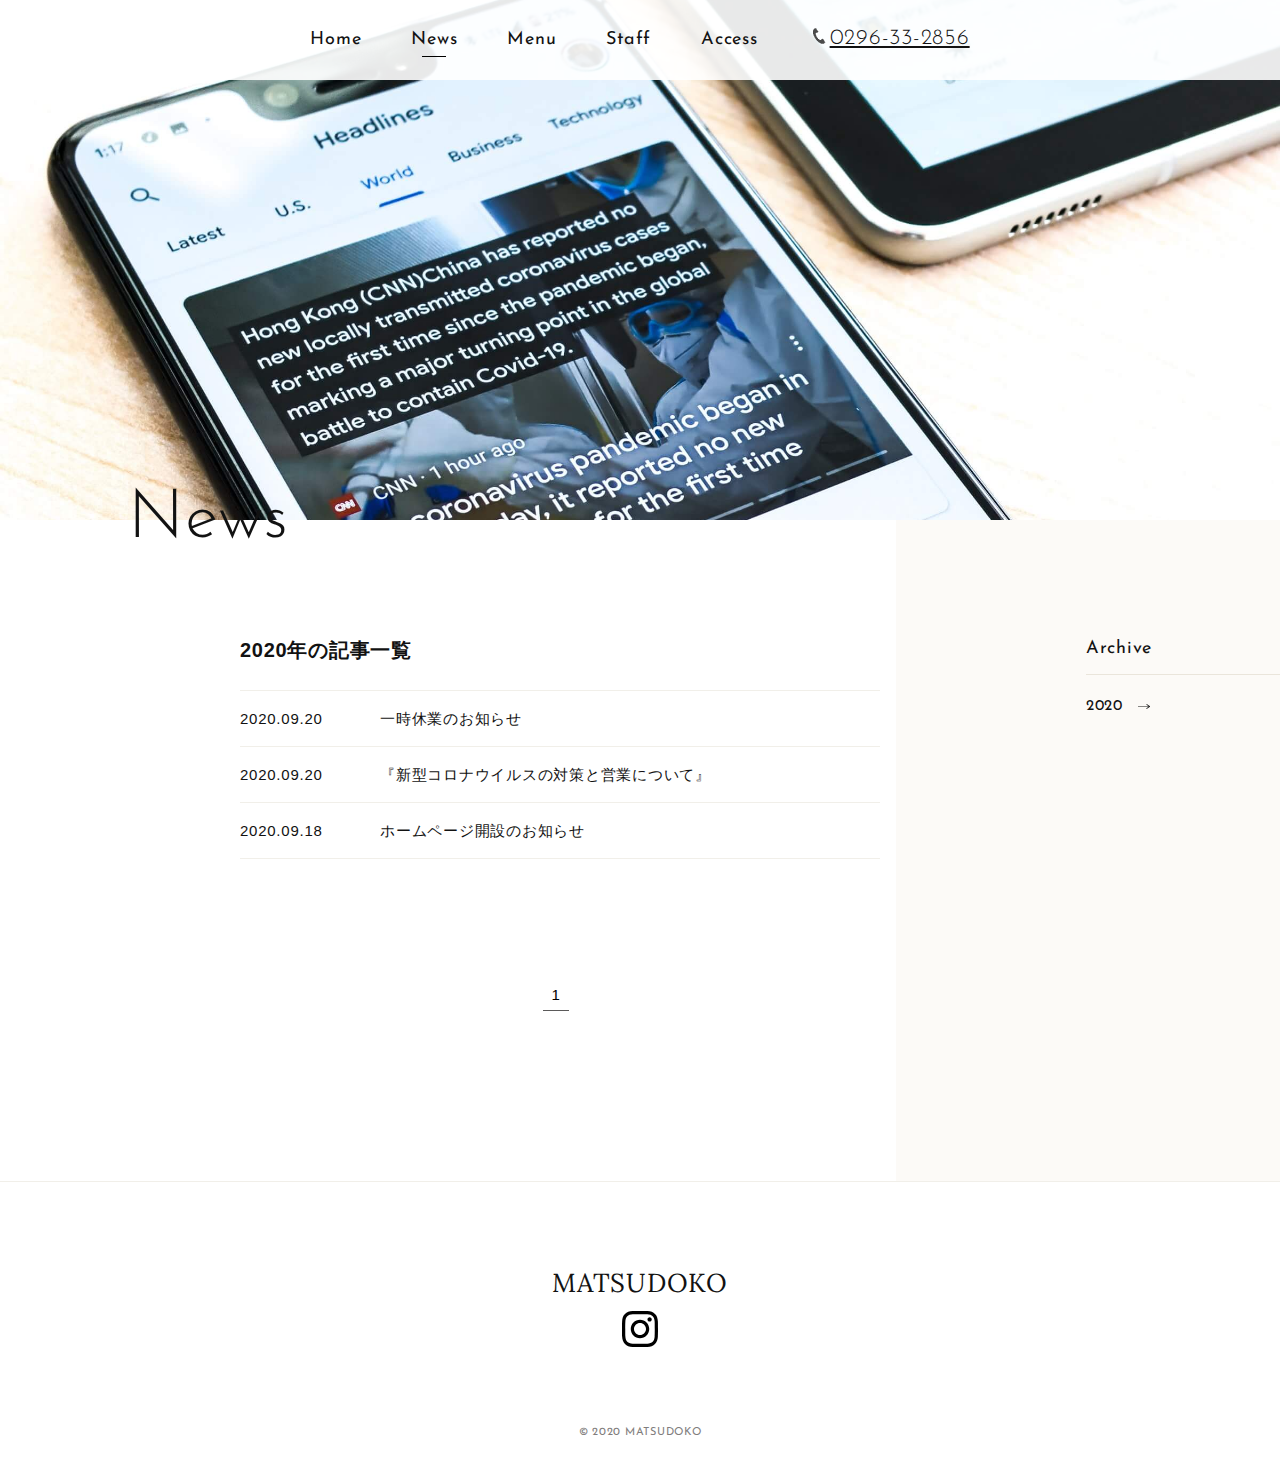
<file: news-date-2020.html>
<!DOCTYPE html>
<html lang="ja">
<head>
  <meta charset="UTF-8">
  <meta name="viewport" content="width=device-width, initial-scale=1.0, maximum-scale=1.0, minimum-scale=1.0">
  <title>松床美容室　2020年記事</title>
  <link href="https://fonts.googleapis.com/css2?family=Josefin+Sans:wght@100;300;400;600&display=swap" rel="stylesheet">
  <link href="https://fonts.googleapis.com/css2?family=Lora&display=swap" rel="stylesheet">
  <link rel="stylesheet" href="css/style.css">
  <link rel="stylesheet" href="css/responsive.css">
</head>
<body id="page-news">
  <header class="header" id="header" >
    <div class="header-in">
      <div class="nav-button">
        <div class="btn-global-nav"></div>
      </div>
      <nav class="global-nav ff-josefin-m">
        <ul class="global-nav-in">
          <li class="nav-item"><a href="index.html" class="">Home</a></li>
          <li class="nav-item"><a href="news.html" class="a-news">News</a></li>
          <li class="nav-item"><a href="menu.html">Menu</a></li>
          <li class="nav-item"><a href="staff.html">Staff</a></li>
          <li class="nav-item"><a href="index.html#a-access">Access</a></li>
        </ul>
        <div class="area-call ff-josefin-l">
          <a href="tel:0296332856" class="a-link"><i class="ico ico-call"></i>0296-33-2856</a>
        </div>
      </nav>
    </div>
  </header>

  <div id="main">
    <div class="page-header">
      <div class="page-header-in">
        <h2 class="tit-page ff-josefin-l">News</h2>
      </div>
    </div>
    <section class="sec-news">
      <div class="sec-in">
        <div class="sec-child sec-news-in">
          <h3 class="tit-archive">2020年の記事一覧</h3>
          <ul class="list-news">
            <li class="item-news">
              <a href="news-3.html">
                <span class="date">2020.09.20</span>
                <span class="title">一時休業のお知らせ</span>
             </a>
            </li>
            <li class="item-news">
              <a href="news-2.html">
                <span class="date">2020.09.20</span>
                <span class="title">『新型コロナウイルスの対策と営業について』</span>
             </a>
            </li>
            <li class="item-news">
              <a href="news-1.html">
                <span class="date">2020.09.18</span>
                <span class="title">ホームページ開設のお知らせ</span>
             </a>
            </li>
          </ul>
          <div class="wp-pagenavi">
            <span class="current">1</span>
            <!-- <a href="news-page2.html" class="page larger" title="2ページ目">2</a>
            <a href="" class="page larger" title="3ページ目">3</a>
            <a href="" class="page larger" title="4ページ目">4</a>
            <a href="" class="page larger" title="5ページ目">5</a>
            <a href="news-page2.html" class="nextpostslink" rel="next">
              <span>next</span>
              <i class="icon icon-arrow icon-arrow-gray icon-arrow-bottom"></i>
            </a> -->
          </div>
        </div>
        <div class="sec-child sec-news-archive">
          <h3 class="tit-archive ff-josefin-m is-block-pc">Archive</h3>
          <div class="tit-archive js-btn-select is-block-sp is-open">年を選択してください</div>
          <ul class="list-side ff-josefin-m">
            <li><a href="">2020</a></li>
          </ul>
        </div>
      </div>
    </section>
  </div>

  <footer id="footer">
    <div class="img ta-c">
      <a href="" target="_blank">
        <span>MATSUDOKO</span>
        <img src="./image/iconmonstr-instagram-11.svg" alt="instagram-image">
      </a>
    </div>
    <p class="copyright ta-c ff-josefin-m">© 2020 MATSUDOKO</p>
  </footer>
  <script src="https://code.jquery.com/jquery-2.2.4.min.js"></script>
  <script type="text/javascript" src="script/script.js"></script>
  <script type="text/javascript" src="script/main.js"></script>
</body>
</html>
</file>
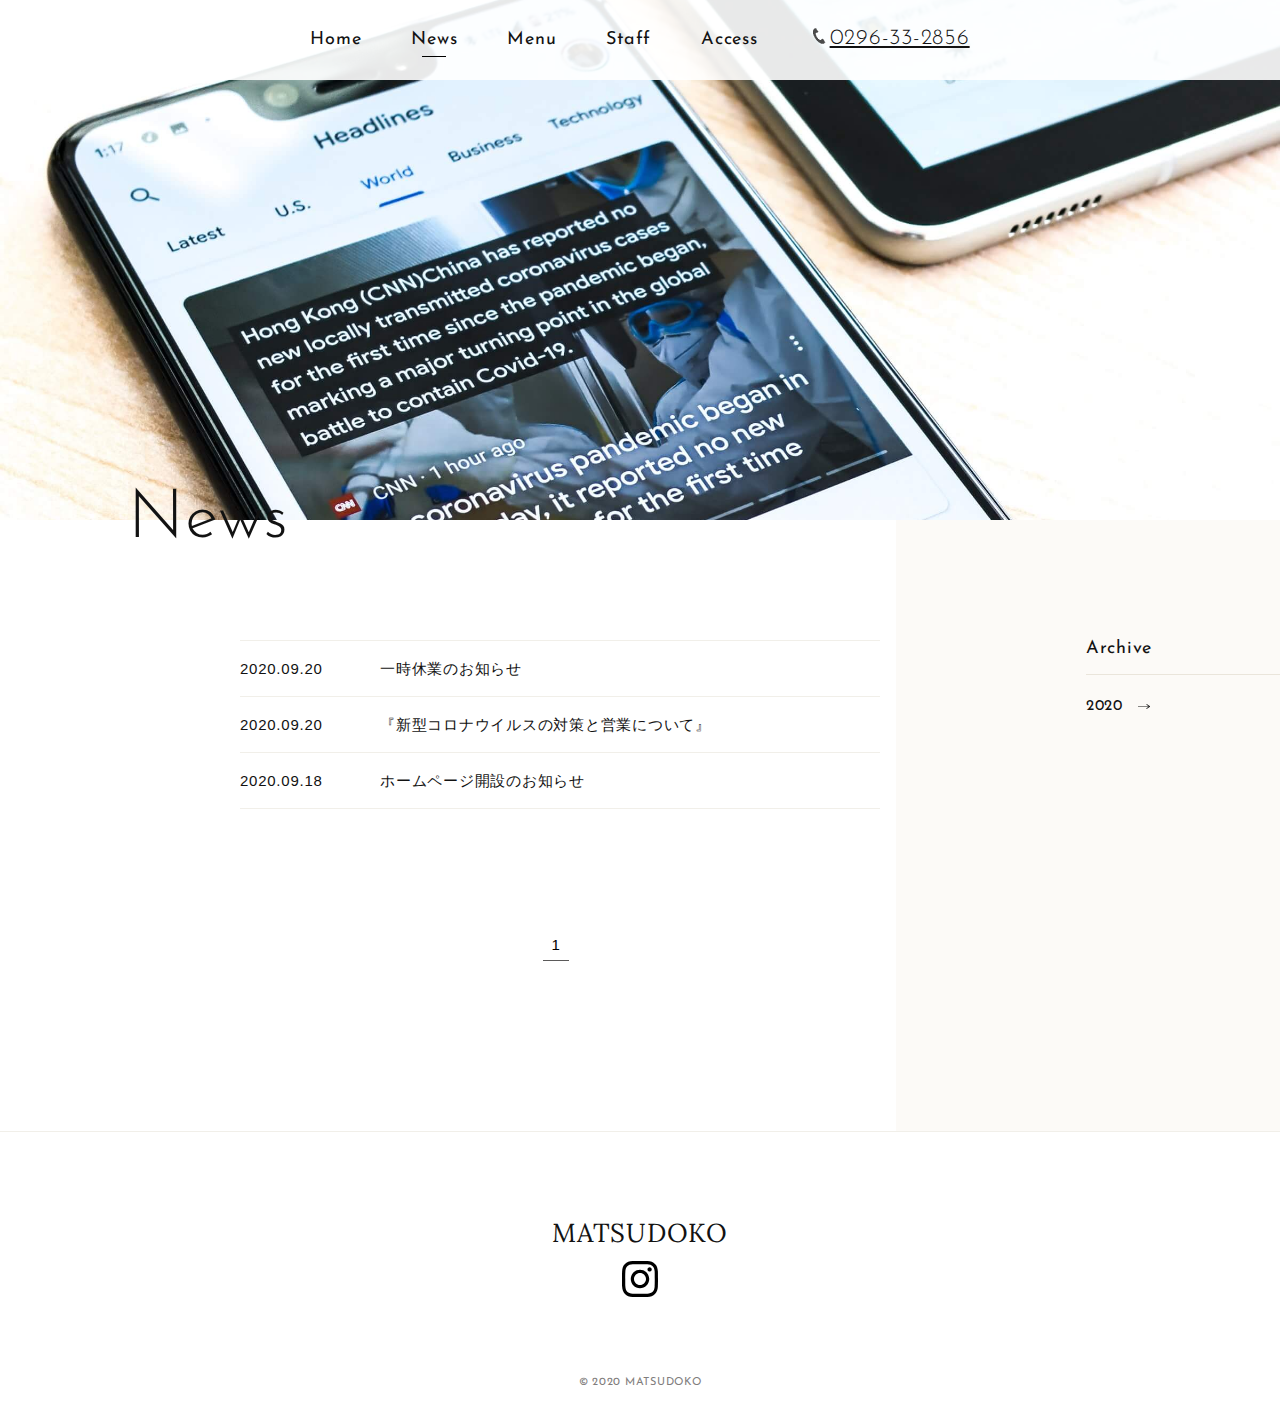
<file: news.html>
<!DOCTYPE html>
<html lang="ja">
<head>
  <meta charset="UTF-8">
  <meta name="viewport" content="width=device-width, initial-scale=1.0, maximum-scale=1.0, minimum-scale=1.0">
  <title>松床美容室　お知らせ</title>
  <link rel="icon" type="image/x-icon" href="./image/favicon.ico">
  <link href="https://fonts.googleapis.com/css2?family=Josefin+Sans:wght@100;300;400;600&display=swap" rel="stylesheet">
  <link href="https://fonts.googleapis.com/css2?family=Lora&display=swap" rel="stylesheet">
  <link rel="stylesheet" href="css/style.css">
  <link rel="stylesheet" href="css/responsive.css">
</head>
<body id="page-news">
  <header class="header" id="header" >
    <div class="header-in">
      <div class="nav-button">
        <div class="btn-global-nav"></div>
      </div>
      <nav class="global-nav ff-josefin-m">
        <ul class="global-nav-in">
          <li class="nav-item"><a href="index.html" class="">Home</a></li>
          <li class="nav-item"><a href="news.html" class="a-news">News</a></li>
          <li class="nav-item"><a href="menu.html">Menu</a></li>
          <li class="nav-item"><a href="staff.html">Staff</a></li>
          <li class="nav-item"><a href="index.html#a-access">Access</a></li>
        </ul>
        <div class="area-call ff-josefin-l">
          <a href="tel:0296332856" class="a-link"><i class="ico ico-call"></i>0296-33-2856</a>
        </div>
      </nav>
    </div>
  </header>

  <div id="main">
    <div class="page-header">
      <div class="page-header-in">
        <h2 class="tit-page ff-josefin-l">News</h2>
      </div>
    </div>
    <section class="sec-news">
      <div class="sec-in">
        <div class="sec-child sec-news-in">
          <ul class="list-news">
            <li class="item-news">
              <a href="news-3.html">
                <span class="date">2020.09.20</span>
                <span class="title">一時休業のお知らせ</span>
             </a>
            </li>
            <li class="item-news">
              <a href="news-2.html">
                <span class="date">2020.09.20</span>
                <span class="title">『新型コロナウイルスの対策と営業について』</span>
             </a>
            </li>
            <li class="item-news">
              <a href="news-1.html">
                <span class="date">2020.09.18</span>
                <span class="title">ホームページ開設のお知らせ</span>
             </a>
            </li>
            <!-- <li class="item-news">
              <a href="">
                <span class="date">2020.09.12</span>
                <span class="title">営業日のお知らせ</span>
             </a>
            </li>
            <li class="item-news">
              <a href="">
                <span class="date">2020.09.12</span>
                <span class="title">営業日のお知らせ</span>
             </a>
            </li>
            <li class="item-news">
              <a href="">
                <span class="date">2020.09.12</span>
                <span class="title">営業日のお知らせ</span>
             </a>
            </li>
            <li class="item-news">
              <a href="">
                <span class="date">2020.09.12</span>
                <span class="title">営業日のお知らせ</span>
             </a>
            </li>
            <li class="item-news">
              <a href="">
                <span class="date">2020.09.12</span>
                <span class="title">営業日のお知らせ</span>
             </a>
            </li> -->
          </ul>
          <div class="wp-pagenavi">
            <span class="current">1</span>
            <!-- <a href="news-page2.html" class="page larger" title="2ページ目">2</a>
            <a href="" class="page larger" title="3ページ目">3</a>
            <a href="" class="page larger" title="4ページ目">4</a>
            <a href="" class="page larger" title="5ページ目">5</a>
            <a href="news-page2.html" class="nextpostslink" rel="next">
              <span>next</span>
              <i class="icon icon-arrow icon-arrow-gray icon-arrow-bottom"></i>
            </a> -->
          </div>
        </div>
        <div class="sec-child sec-news-archive">
          <h3 class="tit-archive ff-josefin-m is-block-pc">Archive</h3>
          <div class="tit-archive js-btn-select is-block-sp">年を選択してください</div>
          <ul class="list-side ff-josefin-m">
            <li><a href="news-date-2020.html">2020</a></li>
          </ul>
        </div>
      </div>
    </section>
  </div>

  <footer id="footer">
    <div class="img ta-c">
      <a href="https://www.instagram.com/matsu.doko/?hl=ja" target="_blank">
        <span>MATSUDOKO</span>
        <img src="./image/iconmonstr-instagram-11.svg" alt="instagram-image">
      </a>
    </div>
    <p class="copyright ta-c ff-josefin-m">© 2020 MATSUDOKO</p>
  </footer>
  <script src="https://code.jquery.com/jquery-2.2.4.min.js"></script>
  <script type="text/javascript" src="script/script.js"></script>
  <script type="text/javascript" src="script/main.js"></script>
</body>
</html>
</file>
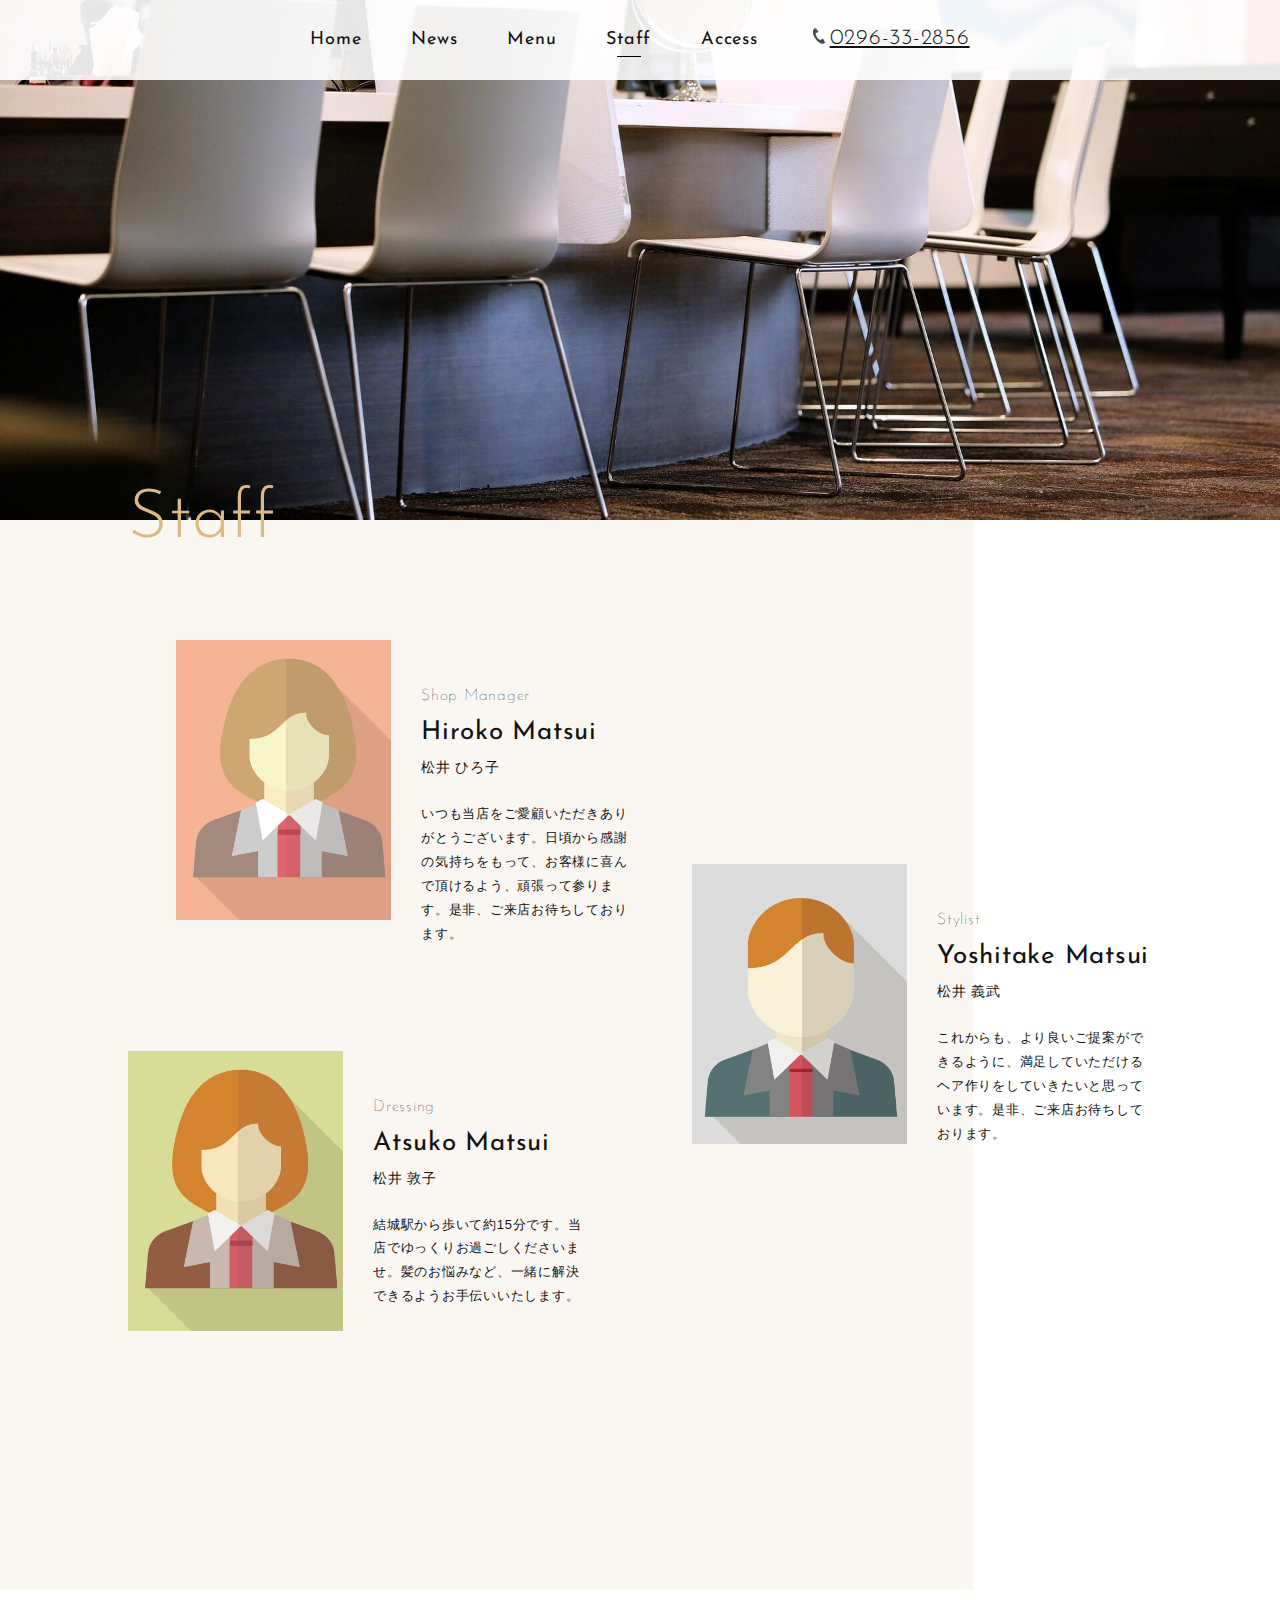
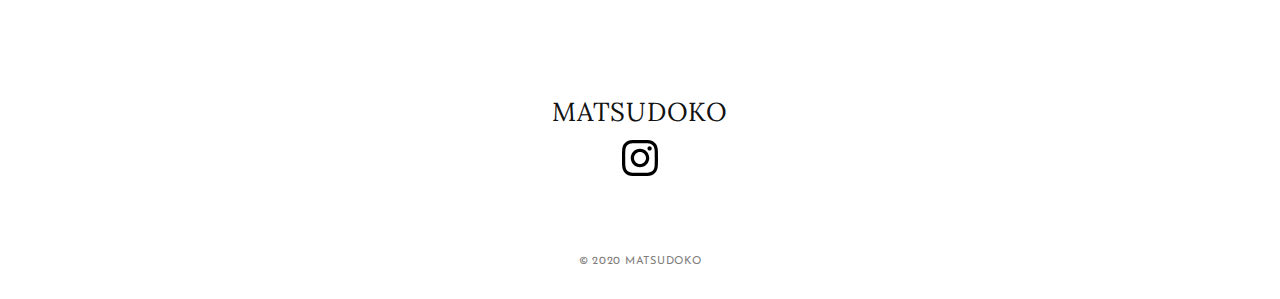
<file: staff.html>
<!DOCTYPE html>
<html lang="ja">
<head>
  <meta charset="UTF-8">
  <meta name="viewport" content="width=device-width, initial-scale=1.0, maximum-scale=1.0, minimum-scale=1.0">
  <title>松床美容室　スタッフ</title>
  <link rel="icon" type="image/x-icon" href="./image/favicon.ico">
  <link href="https://fonts.googleapis.com/css2?family=Josefin+Sans:wght@100;300;400;600&display=swap" rel="stylesheet">
  <link href="https://fonts.googleapis.com/css2?family=Lora&display=swap" rel="stylesheet">
  <link rel="stylesheet" href="css/style.css">
  <link rel="stylesheet" href="css/responsive.css">
</head>
<body id="page-staff">
  <header class="header" id="header">
    <div class="header-in">
      <div class="nav-button">
        <div class="btn-global-nav"></div>
      </div>
      <nav class="global-nav ff-josefin-m">
        <ul class="global-nav-in">
          <li class="nav-item"><a href="index.html">Home</a></li>
          <li class="nav-item"><a href="news.html">News</a></li>
          <li class="nav-item"><a href="menu.html">Menu</a></li>
          <li class="nav-item"><a href="staff.html" class="a-staff">Staff</a></li>
          <li class="nav-item"><a href="index.html#a-access">Access</a></li>
        </ul>
        <div class="area-call ff-josefin-l">
          <a href="tel:0296332856" class="a-link"><i class="ico ico-call"></i>0296-33-2856</a>
        </div>
      </nav>
    </div>
  </header>

  <div id="main">
    <div class="page-header">
      <div class="page-header-in">
        <h2 class="tit-page ff-josefin-l">Staff</h2>
      </div>
    </div>
    <section class="sec-staff">
      <div class="box-beige"></div>
      <div class="sec-in">
        <ul class="list-staff">
          <li>
            <div class="img">
              <div class="staff-img1"></div>
              <!-- <img src="./image/レディーアイコン2.jpeg" width="215" height="250" alt="スタッフ画像"> -->
            </div>
            <div class="content-staff">
              <h3>
                <span class="title ff-josefin-t">Shop Manager</span>
                <span class="en ff-josefin-m">Hiroko Matsui</span>
                <span class="jp">松井 ひろ子</span>
              </h3>
              <p>いつも当店をご愛顧いただきありがとうございます。日頃から感謝の気持ちをもって、お客様に喜んで頂けるよう、頑張って参ります。是非、ご来店お待ちしております。
              </p>
            </div>
          </li>
          <li>
            <div class="img">
              <div class="staff-img2"></div>
              <!-- <img src="./image/ビジネスマンのアイコン素材.jpeg" width="215" height="250" alt="スタッフ画像"> -->
            </div>
            <div class="content-staff">
              <h3>
                <span class="title ff-josefin-t">Stylist</span>
                <span class="en ff-josefin-m">Yoshitake Matsui</span>
                <span class="jp">松井 義武</span>
              </h3>
              <p>これからも、より良いご提案ができるように、満足していただけるヘア作りをしていきたいと思っています。是非、ご来店お待ちしております。
              </p>
            </div>
          </li>
          <li>
            <div class="img">
              <div class="staff-img3"></div>
              <!-- <img src="./image/レディーアイコン2.jpeg" width="215" height="250" alt="スタッフ画像"> -->
            </div>
            <div class="content-staff">
              <h3>
                <span class="title ff-josefin-t">Dressing</span>
                <span class="en ff-josefin-m">Atsuko Matsui</span>
                <span class="jp">松井 敦子</span>
              </h3>
              <p>結城駅から歩いて約15分です。当店でゆっくりお過ごしくださいませ。髪のお悩みなど、一緒に解決できるようお手伝いいたします。
              </p>
            </div>
          </li>
        </ul>
      </div>
    </section>
  </div>

  <footer id="footer">
    <div class="img ta-c">
      <a href="https://www.instagram.com/matsu.doko/?hl=ja" target="_blank">
        <span>MATSUDOKO</span>
        <img src="./image/iconmonstr-instagram-11.svg" alt="instagram-image">
      </a>
    </div>
    <p class="copyright ta-c ff-josefin-m">© 2020 MATSUDOKO</p>
  </footer>

  <script src="https://code.jquery.com/jquery-2.2.4.min.js"></script>
  <script type="text/javascript" src="script/script.js"></script>
  <script type="text/javascript" src="script/main.js"></script>
</body>
</html>
</file>
<file: css/style.css>
html,body,div,span,applet,object,iframe,h1,h2,h3,h4,h5,h6,p,blockquote,pre,a,abbr,acronym,address,big,cite,code,del,dfn,em,img,ins,kbd,q,s,samp,small,strike,strong,sub,sup,tt,var,b,u,icenter,dl,dt,dd,ol,ul,li,fieldset,form,label,legend,table,caption,tbody,tfoot,thead,tr,th,td,article,aside,canvas,details,embed,figure,figcaption,footer,header,hgroup,menu,nav,output,ruby,section,summary,time,mark,audio,video{margin:0;padding:0;border:0;font:inherit;vertical-align:baseline;}article,aside,details,figcaption,figure,footer,header,hgroup,menu,nav,section{display:block;}ol,ul{list-style:none;}blockquote,q{quotes:none;}blockquote:before,blockquote:after,q:before,q:after{content:'';content:none;}table{border-collapse:collapse;border-spacing:0;}img{line-height:1;vertical-align:bottom;}

html {
  font-size: 62.5%;
}

body {
  margin: 0;
  color: #121212;
  font-family: "游ゴシック体", "游ゴシック Medium", "Yu Gothic Medium", YuGothic, "ヒラギノ角ゴ ProN", "Hiragino Kaku Gothsxic ProN", "メイリオ", Meiryo, "ＭＳ Ｐゴシック", "MS PGothic", sans-serif;
  font-size: 15px;
  letter-spacing: 0.05em;
  line-height: 1;
}

a {
  text-decoration: none;
  color: #121212;
  transition: all .15s ease-in-out 0s;
}

a:hover {
  opacity: 0.8;
}

*, *::before, *::after {
  box-sizing: border-box;
}

.ff-josefin-t {
  font-family: 'Josefin Sans', sans-serif;
  font-style: normal;
  font-weight: 100;
}

.ff-josefin-l {
  font-family: 'Josefin Sans', sans-serif;
  font-style: normal;
  font-weight: 300;
}

.ff-josefin-m {
  font-family: 'Josefin Sans', sans-serif;
  font-style: normal;
  font-weight: 400;
}

.ff-josefin-l th {
  font-family: 'Josefin Sans', sans-serif;
  font-style: normal;
  font-weight: 300;
}

.menu-tr th {
  font-size: 16px;
}

/* header */
@keyframes is-fixed {
  0% {
    height: 0;
  }
  100% {
    height: 80px;
  }
}

#page-home .header {
  height: auto;
}

.header {
  position: relative;
  width: 100%;
  height: 80px;
  background-color: rgba(255, 255, 255, 0.9);
  z-index: 100;
}

body.is-fixed .header {
  position: fixed;
  animation: is-fixed .2s ease-out forwards;
}

body.is-fixed .header .header-in {
  animation: is-show .2s ease-out forwards;
}

.header-in {
  display: flex;
  position: absolute;
  top: 0;
  right: 0;
  left: 0;
  width: 1024px;
  height: 80px;
  margin: 0 auto;
  padding: 32px 0;
  justify-content: center;
  align-items: center;
  z-index: 1;
}

.global-nav {
  text-align: center;
}

ul {
  margin: 0;
  padding: 0;
  list-style-type: none;
}

.global-nav {
  display: flex;
  align-items: center;
}

.global-nav .global-nav-in {
  display: flex;
}

.global-nav .global-nav-in .nav-item {
  margin: 0 50px 0 0;
  font-size: 18px;
}

.global-nav .global-nav-in .nav-item a {
  position: relative;
}
.global-nav .global-nav-in li a:hover {
  opacity: 1;
}
.area-call {
  font-size: 22px;
  position: relative;
  top: -4px;
}

.a-link {
  text-decoration: underline;
}

.ico {
  display: inline-block;
}

.ico-call {
  width: 22px;
  height: 22px;
  background: url("../image/電話の受話器のアイコン素材.png") center center no-repeat;
  padding: 0 4px;
  position: relative;
  top: 3px;
}
/* header end */
/* main view */
.sec-mv {
  position: relative;
  width: 100%;
  height: 100vh;
  overflow: hidden;
}

@keyframes slide-left {
	0% {
		transform:translateX(0);
	}
	100% {
		transform:translateX(-40px);
	}
}
@keyframes slide-right {
	0% {
		transform:translateX(-40px);
	}
	100% {
		transform:translateX(0);
	}
}

.list-mv li {
  /* 	transition: all .5s cubic-bezier(0.39, 0.575, 0.565, 1); */
  opacity: 0;
  visibility: hidden;
  position: absolute;
  top: 0;
  left: 0;
  right: -40px;
  bottom: 0;
  overflow: hidden;
  margin: auto;
}
.list-mv li.current {
	transition: all .5s cubic-bezier(0.39, 0.575, 0.565, 1);
  opacity: .9;
  z-index: -1;
	visibility: visible;
	transform: rotate(0.0001deg);
	outline: 1px solid transparent;
	backface-visibility: hidden;
}

.list-mv li:nth-of-type(1).current,
.list-mv li:nth-of-type(3).current {
  animation: slide-left 5s linear forwards;
}
.list-mv li:nth-of-type(2).current {
  animation: slide-right 5s linear forwards;
}

.list-mv li:nth-of-type(1) {
	background: url("../image/MV/bg_mv1.jpg") center center no-repeat;
	background-size: cover;
}
.list-mv li:nth-of-type(2) {
	background: url("../image/MV/bg_mv2.jpg") center center no-repeat;
	background-size: cover;
}
.list-mv li:nth-of-type(3) {
	background: url("../image/MV/bg_mv3.jpg") center center no-repeat;
	background-size: cover;
}

@keyframes view-tit {
  0% {
    opacity: 0;
  }
  100% {
    opacity: 1;
  }
}

.border-box {
  position: relative;
  height: 100%;
}

.js-tit-lod {
  animation: view-tit 3s forwards;
}

.tit-mv {
  position: relative;
  display: block;
  top: 50%;
  transform: translateY(-50%);
  width: 300px;
  height: 100px;
  font-size: 50px;
  color: #fff;
  opacity: 0;
  overflow: hidden;
  line-height: 100px;
  font-weight: bold;
  margin: 0 auto;
  text-align: center;
  text-shadow: 1px 3px 3px rgba(0,0,0,.9);
  letter-spacing: 1.5px;
}

/* .tit-mv:before,
.tit-mv:after {
  position: absolute;
  content: "";
  display: block;
  width: 100%;
  height: 1px;
  background: linear-gradient(to right, #fa709a 0%, #fee140 100%);
  z-index: 2;
} */

.tit-mv:before {
  left: 0px;
  top: 0px;
  animation: move-top 2.5s cubic-bezier(0.6, 0.06, 0.68, 0.2) 0s infinite;
}

.tit-mv:after {
  right: 0px;
  bottom: 0px;
  animation: move-bottom 2.5s cubic-bezier(0.6, 0.06, 0.68, 0.2) 0s infinite;
}

.inner {
  position: absolute;
  top: 0px;
  left: 0px;
  width: 100%;
  height: 100%;
  transition: background .15s linear;
}

/* .inner:before,
.inner:after {
  content: "";
  display: block;
  width: 1px;
  height: 100%;
  background: linear-gradient(to right, #fa709a 0%, #fee140 100%);
  position: absolute;
  z-index: 2;
} */

.inner:before {
  left: 0px;
  top: 0px;
  animation: move-left 2.5s cubic-bezier(0.6, 0.06, 0.68, 0.2) 0s infinite;
}
.inner:after {
  right: 0px;
  bottom: 0px;
  animation: move-right 2.5s cubic-bezier(0.6, 0.06, 0.68, 0.2) 0s infinite;
}

.border {
  position: absolute;
  top: 0px;
  left: 0px;
  width: 100%;
  height: 100%;
  border: 1px solid #000;
  box-sizing: border-box;
  opacity: .4;
}

@keyframes move-top {
  0% {
    transform: translate3d(-100%, 0, 0);
  }
  50% {
    transform: translate3d(0%, 0, 0);
  }
  75% {
    transform: translate3d(100%, 0, 0);
  }
  100% {
    transform: translate3d(100%, 0, 0);
  }
}

@keyframes move-bottom {
  0% {
    transform: translate3d(100%, 0, 0);
  }
  50% {
    transform: translate3d(0%, 0, 0);
  }
  75% {
    transform: translate3d(-100%, 0, 0);
  }
  100% {
    transform: translate3d(-100%, 0, 0);
  }
}

@keyframes move-left {
  0% {
    transform: translate3d(0%, 100%, 0);
  }
  50% {
    transform: translate3d(0%, 100%, 0);
  }
  100% {
    transform: translate3d(0%, -100%, 0);
  }
}

@keyframes move-right {
  0% {
    transform: translate3d(0%, -100%, 0);
  }
  50% {
    transform: translate3d(0%, -100%, 0);
  }
  100% {
    transform: translate3d(0%, 100%, 0);
  }
}

@keyframes scrolldown {
  0% {
    transform: translateY(-120px);
  }
  50% {
    transform: translateY(0);
  }
  100% {
    transform: translateY(120px);
  }
}

.sec-mv .scroll {
  position: absolute;
  bottom: 0;
  left: 50%;
  z-index: 1;
  width: 34px;
  height: 102px;
  margin-left: -17px;
  font-size: 18px;
  color: #fff;
}

.sec-mv .scroll .scroll-down {
  position: absolute;
  bottom: 0;
  left: 50%;
  overflow: hidden;
  width: 1px;
  height: 80px;
}

.sec-mv .scroll .scroll-down .bg-line {
  display: block;
  width: 100%;
  height: 100%;
  transform: translateY(-120px);
  animation: scrolldown 1.4s cubic-bezier(.25,.25,.75,.75) forwards infinite;
  background-color: #fff;
  background-size: 100% 200%;
}

/* main view end */
.sec-in {
  margin: 0 auto;
  width: 1024px;
  position: relative;
}
/* news */
#main {
  width: 100%;
  height: 100%;
  margin: 0 auto;
  /* overflow: hidden; */
}
/* #main img {
  max-width: 100%;
  height: auto;
} */
#page-home .sec-news {
  margin: 180px 0 172px 0;
}

.sec-news .sec-in h2 {
  font-size: 38px;
  margin: 0;
}

#page-home .sec-news .sec-in {
  display: flex;
  justify-content: space-between;
}

.sec-news .list-news {
  width: 640px;
  margin: 0 0 30px;
  font-size: 15px;
  border-top: solid 1px #f1efe9;
}

.sec-news .item-news {
  border-bottom: solid 1px #f1efe9;
}

.sec-news .list-news .item-news a {
  display: flex;
  padding: 20px 0;
  cursor: pointer;
}

.sec-news .list-news .item-news a:hover {
  opacity: .8;
}

.sec-news .list-news .item-news .date {
  width: 140px;
}

.sec-news .list-news .item-news .title {
  width: 500px;
}

.sec-news .area-btn-more {
  width: 120px;
  margin: 0 0 0 auto;
}

.btn {
  position: relative;
  display: block;
  line-height: 1;
  vertical-align: middle;
  cursor: pointer;
  text-decoration: none;
  outline: none;
}

.sec-news .area-btn-more .btn {
  font-size: 18px;
  padding: 0 0 15px;
}

@keyframes view-line1 {
  from {
    -webkit-transform-origin: left;
    transform-origin: left;
    -webkit-transform: scaleX(0);
    transform: scaleX(0);
  }
  to {
    -webkit-transform-origin: left;
    transform-origin: left;
	  -webkit-transform: scaleX(1);
		transform: scaleX(1);
  }
}
@keyframes view-line2 { 
  from { 
    -webkit-transform-origin: right;
    transform-origin: right;
	  -webkit-transform: scaleX(1);
    transform: scaleX(1);
  }
  to { 
    -webkit-transform-origin: right;
    transform-origin: right;
	  -webkit-transform: scaleX(0);
    transform: scaleX(0);
  }
}

.btn-more::before {
  content: '';
  display: block;
  position: absolute;
  top: 0;
  left: 0;
  width: 100%;
  height: 100%;
  background-color: #fff;
  -webkit-transform-origin: left;
  transform-origin: left;
  -webkit-transform: scaleX(0);
  transform: scaleX(0);
  z-index: 1;
}

.btn-more:hover:before {
  animation: view-line1 0.3s cubic-bezier(0.075, 0.82, 0.165, 1) 0s alternate forwards, view-line2 0.3s cubic-bezier(0.075, 0.82, 0.165, 1) 0.4s alternate forwards;
}

.btn-more:hover {
  opacity: 1;
}

.btn-more span {
  z-index: 2;
  position: relative;
}

.icon {
  display: inline-block;
}

.icon-arrow {
  position: absolute;
  top: 0;
  bottom: 0;
  height: 1px;
  margin: auto;
}

.icon-arrow-gray {
  width: 96px;
  right: 0;
  background-color: #a9a39c;
  transition: all .15s ease-in-out 0s;
}

.icon-arrow-bottom {
  width: 100%;
  margin: 24px 0 0;
}

.icon-arrow::after {
  position: absolute;
  right: 0;
  bottom: 0;
  content: '';
  height: 1px;
  -webkit-transform: rotate(40deg);
  -ms-transform: rotate(40deg);
  transform: rotate(40deg);
  -webkit-transform-origin: bottom right;
  -ms-transform-origin: bottom right;
  transform-origin: bottom right;
}

.icon-arrow-gray::after {
  background-color: #a9a39c;
  width: 8px;
}
/* news end */
/* menu */
#page-home .sec-menu {
  position: relative;
  padding: 336px 0 176px;
}

#page-home .sec-menu::before {
  content: "";
  position: absolute;
  top: 0;
  left: 0;
  right: 0;
  width: 1280px;
  height: 440px;
  margin: 0 auto;
  background: url("../image/bg_menu.jpg") center center no-repeat;
  background-size: cover;
}

.sec-menu .sec-in {
  padding: 56px 72px;
  background-color: #fff;
  border-radius: 15px;
}

.sec-menu-in {
  display: flex;
  justify-content: space-between;
  flex-flow: row wrap;
}

.sec-menu-child {
  margin: 0 0 70px;
}

.ta-c {
  text-align: center;
}

.sec-menu h2 {
  margin: 0 auto 60px;
  font-size: 58px;
}

.sec-menu-child h3 {
  margin: 0 0 28px;
  font-size: 34px;
  overflow: hidden;
}

.sec-menu .sec-menu-child h3 span {
  position: relative;
  display: inline-block;
  padding: 0 20px 0 0;
}

.sec-menu .sec-menu-child h3 span::before,
.sec-menu .sec-menu-child h3 span::after {
  position: absolute;
  top: 50%;
  content: '';
  width: 500%;
  height: 4px;
  border: 1px double #dbd5ce;
  border-left: none;
  margin: -1px 0 0;
}
.sec-menu .sec-menu-child h3 span::before {
  right: 100%;
}
.sec-menu .sec-menu-child h3 span::after {
  left: 100%;
}

#page-home .sec-menu .sec-menu-child {
  width: 400px;
  margin: 0 0 70px;
}
#page-home .sec-menu .sec-menu-child ul li {
  display: flex;
  flex-flow: row wrap;
  align-items: center;
  margin: 24px 0 0;
  line-height: 1.2;
}
#page-home .sec-menu .sec-menu-child ul li div:first-of-type {
  width: 160px;
}
#page-home .sec-menu .sec-menu-child ul li div:not(:first-of-type) {
  width: 80px;
  text-align: center;
}

@keyframes view-txt { 0% { color: #080808; }
  50% { color: #fff; }
  100% { color: #080808; } }

.area-btn {
  width: 400px;
  margin: 0 auto;
  font-size: 20px;
}

.btn-flex {
  display: flex;
  align-items: center;
  justify-content: center;
}

.btn-border {
  padding: 34px 0;
  border: 1px solid #a9a39c;
}

.btn-border:hover {
  opacity: 1;
}

.btn-border::before {
  content: '';
  display: block;
  position: absolute;
  top: 0;
  left: 0;
  width: 100%;
  height: 100%;
  background-color: #000;
  -webkit-transform-origin: left;
  transform-origin: left;
  -webkit-transform: scaleX(0);
  transform: scaleX(0);
}

.btn-border:hover:before {
  animation: view-line1 0.3s cubic-bezier(0.075, 0.82, 0.165, 1) 0s alternate forwards, view-line2 0.3s cubic-bezier(0.075, 0.82, 0.165, 1) 0.4s alternate forwards;
}

.btn-border span {
  position: relative;
}

.btn-border:hover span {
  animation: view-txt 0.7s cubic-bezier(0.075, 0.82, 0.165, 1) 0s alternate forwards;
}

.btn-flex i {
  position: relative;
  margin: 0 16px;
}
/* menu end */
/* staff */
@keyframes width-76 {
  0% {width: 0;}
  100% {width: 76%;}
}
@keyframes height-268 {
  0% {height: 0;}
  100% {height: 60px;}
}
@keyframes is-show {
  0% {
    opacity: 0;
    visibility: hidden;
  }
  100% {
    opacity: 1;
    visibility: visible;
  }
}
@keyframes is-show-up {
  0% {
    opacity: 0;
    visibility: hidden;
    transform: translate3d(0,30px,0);
  }
  100% {
    opacity: 1;
    visibility: visible;
    transform: translate3d(0,0,0);
  }
}
@keyframes is-show-up {
  0% {
    opacity: 0;
    visibility: hidden;
    transform: translate3d(0,30px,0);
  }
  100% {
    opacity: 1;
    visibility: visible;
    transform: translate3d(0,0,0);
  }
}

.sec-staff {
  position: relative;
  padding: 0 0 300px;
}

.box-beige {
  content: '';
  position: absolute;
  top: 0;
  left: 0;
  width: 76%;
  height: 1180px;
  background-color: #faf7f3;
}
#page-staff .box-beige {
  height: 98%;
}

.sec-staff .box-beige.sf-visible {
  animation: width-76 .4s ease-out forwards;
}

.sec-staff h2 {
  position: absolute;
  top: 0;
  left: 0;
  font-size: 58px;
  background: #fff;
  height: 0;
  z-index: 1;
  display: flex;
  align-items: center;
  box-sizing: content-box;
  padding: 15px 100px;
}

/* .wm-vr {
  writing-mode: tb-rl;
  writing-mode: vertical-rl;
  -webkit-writing-mode: vertical-rl;
} */

.sec-staff h2 span {
  opacity: 0;
  visibility: hidden;
  display: block;
  /* padding: 56px 14px 88px 7px; */
}

.sec-staff .sec-in.sf-visible h2 {
  animation: height-268 .4s ease-out forwards;
  animation-delay: .4s;
}

.sec-staff .sec-in.sf-visible h2 span {
  animation: is-show .4s ease-out forwards;
  animation-delay: .8s;
}

.sec-staff .list-staff {
  display: flex;
  justify-content: space-between;
  flex-flow: row wrap;
}
#page-home .sec-staff .list-staff {
  position: relative;
  top: 123px;
}
.sec-staff .list-staff li {
  display: flex;
  justify-content: space-between;
  width: 460px;
}

.sec-staff .list-staff li:nth-of-type(1) {
  margin: 0 0 0 48px;
}
.sec-staff .list-staff li:nth-of-type(2) {
  margin: 224px 0 0;
}
.sec-staff .list-staff li:nth-of-type(3) {
  margin: -95px 0 0;
}

#page-home .sec-staff .list-staff li .img,
#page-home .sec-staff .list-staff li .content-staff .title,
#page-home .sec-staff .list-staff li .content-staff .en,
#page-home .sec-staff .list-staff li .content-staff .jp,
#page-home .sec-staff .list-staff li .content-staff p {
  opacity: 0;
	visibility: hidden;
}
.sec-staff .sec-in.sf-visible .list-staff li .img {
	animation: is-show .4s ease-out forwards;
}
.sec-staff .sec-in.sf-visible .list-staff li .content-staff .title,
.sec-staff .sec-in.sf-visible .list-staff li .content-staff .en,
.sec-staff .sec-in.sf-visible .list-staff li .content-staff .jp,
.sec-staff .sec-in.sf-visible .list-staff li .content-staff p {
  animation: is-show-up .4s ease-out forwards;
}
.sec-staff .sec-in.sf-visible .list-staff li:nth-of-type(1) .img {
	animation-delay: 1s;
}
.sec-staff .sec-in.sf-visible .list-staff li:nth-of-type(1) .content-staff .title {
	animation-delay: 1.2s;
}
.sec-staff .sec-in.sf-visible .list-staff li:nth-of-type(1) .content-staff .en {
  animation-delay: 1.3s;
}
.sec-staff .sec-in.sf-visible .list-staff li:nth-of-type(1) .content-staff .jp {
	animation-delay: 1.4s;
}
.sec-staff .sec-in.sf-visible .list-staff li:nth-of-type(1) .content-staff p {
	animation-delay: 1.5s;
}
.sec-staff .sec-in.sf-visible .list-staff li:nth-of-type(2) .img {
	animation-delay: 1.8s;
}
.sec-staff .sec-in.sf-visible .list-staff li:nth-of-type(2) .content-staff .title {
	animation-delay: 2s;
}
.sec-staff .sec-in.sf-visible .list-staff li:nth-of-type(2) .content-staff .en {
  animation-delay: 2.1s;
}
.sec-staff .sec-in.sf-visible .list-staff li:nth-of-type(2) .content-staff .jp {
	animation-delay: 2.2s;
}
.sec-staff .sec-in.sf-visible .list-staff li:nth-of-type(2) .content-staff p {
	animation-delay: 2.3s;
}
.sec-staff .sec-in.sf-visible .list-staff li:nth-of-type(3) .img {
	animation-delay: 2.6s;
}
.sec-staff .sec-in.sf-visible .list-staff li:nth-of-type(3) .content-staff .title {
	animation-delay: 2.8s;
}
.sec-staff .sec-in.sf-visible .list-staff li:nth-of-type(3) .content-staff .en {
  animation-delay: 2.9s;
}
.sec-staff .sec-in.sf-visible .list-staff li:nth-of-type(3) .content-staff .jp {
	animation-delay: 3s;
}
.sec-staff .sec-in.sf-visible .list-staff li:nth-of-type(3) .content-staff p {
	animation-delay: 3.1s;
}
.sec-staff .sec-in.sf-visible .list-staff li:nth-of-type(4) .img {
	animation-delay: 3.4s;
}
.sec-staff .sec-in.sf-visible .list-staff li:nth-of-type(4) .content-staff .title {
	animation-delay: 3.6s;
}
.sec-staff .sec-in.sf-visible .list-staff li:nth-of-type(4) .content-staff .en {
  animation-delay: 3.7s;
}
.sec-staff .sec-in.sf-visible .list-staff li:nth-of-type(4) .content-staff .jp {
	animation-delay: 3.8s;
}
.sec-staff .sec-in.sf-visible .list-staff li:nth-of-type(4) .content-staff p {
	animation-delay: 3.9s;
}
.sec-staff .sec-in.sf-visible .list-staff li:nth-of-type(5) .img {
	animation-delay: 4.2s;
}
.sec-staff .sec-in.sf-visible .list-staff li:nth-of-type(5) .content-staff .title {
	animation-delay: 4.4s;
}
.sec-staff .sec-in.sf-visible .list-staff li:nth-of-type(5) .content-staff .en {
  animation-delay: 4.5s;
}
.sec-staff .sec-in.sf-visible .list-staff li:nth-of-type(5) .content-staff .jp {
	animation-delay: 4.6s;
}
.sec-staff .sec-in.sf-visible .list-staff li:nth-of-type(5) .content-staff p {
	animation-delay: 4.7s;
}
.sec-staff .sec-in.sf-visible .list-staff li:nth-of-type(6) .img {
	animation-delay: 5s;
}
.sec-staff .sec-in.sf-visible .list-staff li:nth-of-type(6) .content-staff .title {
	animation-delay: 5.2s;
}
.sec-staff .sec-in.sf-visible .list-staff li:nth-of-type(6) .content-staff .en {
  animation-delay: 5.3s;
}
.sec-staff .sec-in.sf-visible .list-staff li:nth-of-type(6) .content-staff .jp {
	animation-delay: 5.4s;
}
.sec-staff .sec-in.sf-visible .list-staff li:nth-of-type(6) .content-staff p {
	animation-delay: 5.5s;
}

.staff-img1 {
  background: url(../image/staffwomen1.png) center center no-repeat;
}
.staff-img2 {
  background: url(../image/staffmen2.png) center center no-repeat;
}
.staff-img3 {
  background: url(../image/staffwomen3.png) center center no-repeat;
}
.staff-img1,
.staff-img2,
.staff-img3 {
  line-height: 1;
  vertical-align: bottom;
  background-size: cover;
  width: 215px;
  height: 280px;
  margin: 0 auto;
  max-width: 100%;
}

.sec-staff .list-staff .content-staff {
  width: 215px;
  margin: 48px 0 0;
}

.ff-josefin-l {
  font-family: 'Josefin Sans', sans-serif;
  font-style: normal;
  font-weight: 300;
}

.ff-josefin-t {
  font-family: 'Josefin Sans', sans-serif;
  font-style: normal;
  font-weight: 100;
}

.ff-josefin-m {
  font-family: 'Josefin Sans', sans-serif;
  font-style: normal;
  font-weight: 400;
}

.sec-staff .list-staff li .content-staff h3 {
  margin: 0 0 28px;
}

.sec-staff .list-staff li .content-staff h3 span {
  display: block;
}

.sec-staff .list-staff li .content-staff p {
  margin: 0;
}

.sec-staff .list-staff li .content-staff h3 .title {
  margin: 0 0 16px;
  font-size: 16px;
}

.sec-staff .list-staff li .content-staff h3 .en {
  margin: 0 0 14px;
  font-size: 26px;
}

.sec-staff .list-staff li .content-staff h3 .jp {
  font-size: 14px;
}

.sec-staff .list-staff li .content-staff p {
  font-size: 13px;
  line-height: 1.84;
}
/* staff end */
/* access */
#page-home .sec-access {
  padding: 100px 0 0;
}
.sec-access h2 {
  font-size: 58px;
  margin: 0 auto 50px;
}

.sec-access .map {
  height: 460px;
  margin: 0 auto 80px;
}

.sec-access .list-access {
  width: 720px;
  margin: 0 auto;
  border-top: 1px solid #f1efe9;
}

.sec-access .list-access li {
  display: flex;
  padding: 20px 0;
  border-bottom: 1px solid #f1efe9;
}

.sec-access .list-access li .tit-access {
  width: 270px;
  font-size: 18px;
}

.sec-access .list-access li .content-access {
  width: 450px;
  font-size: 15px;
  line-height: 1.73;
}
/* access end */
/* footer */
#footer {
  margin-top: auto;
  padding: 88px 0 32px;
  border-top: 1px solid #f1efe9;
}
#footer {
  font-size: 11px;
}
#page-home #footer,
#page-menu #footer,
#page-staff #footer {
  border-top: none;
}
#footer .img {
  margin: 0 0 80px;
}
#footer .img a {
  display: block;
}
#footer span {
  display: block;
  font-family: 'Lora', serif;
  font-style: normal;
  font-weight: 400;
  font-size: 26px;
  line-height: 1;
  margin-bottom: 15px;
}
#footer .img img {
  width: 36px;
  height: 36px;
}
.copyright {
  color: #817d7d;
  font-size: 11px;
}
/* footer end */

/* 
page news 
*/

/* main */
.page-header {
  position: relative;
  width: 100%;
  height: 520px;
  margin: -80px auto 0;
  background-position: center center;
  background-repeat: no-repeat;
  background-size: cover;
  z-index: 1;
}
#page-news .page-header {
  background-image: url("../image/bg_news_page_header.jpg");
}
body.is-fixed .page-header {
  margin: 0 auto;
}

.global-nav .global-nav-in .nav-item a::after {
  content: '';
  position: absolute;
  left: 50%;
  bottom: -8px;
  width: 0px;
  height: 1px;
  background: #000;
  transition: all linear .1s 0s;
  margin-left: -12px;
}
.global-nav .global-nav-in .nav-item a:hover::after {
  width: 24px;
}
#page-news .global-nav .global-nav-in .nav-item .a-news::after,
#page-menu .global-nav .global-nav-in .nav-item .a-menu::after,
#page-staff .global-nav .global-nav-in .nav-item .a-staff::after {
  width: 24px;
}

.page-header .page-header-in {
  position: absolute;
  width: 1024px;
  top: auto;
  right: 0;
  left: 0;
  bottom: -34px;
  margin: 0 auto;
}

.page-header .tit-page {
  font-size: 68px;
}

#page-news .sec-news {
  position: relative;
  padding: 0 0 160px;
  overflow: hidden;
}

#page-news .sec-news::before {
  position: absolute;
  content: '';
  top: 0;
  left: 0;
  width: 70%;
  height: 100%;
  background-color: #fff;
  z-index: -1;
}
#page-news .sec-news::after {
  position: absolute;
  content: '';
  top: 0;
  right: 0;
  width: 30%;
  height: 100%;
  background-color: #fcfaf7;
  z-index: -1;
}

#page-news .sec-news .sec-in {
  display: flex;
  justify-content: space-between;
}
#page-news .sec-news .sec-child {
  padding: 120px 0 0;
}
#page-news .sec-news .sec-news-in {
  width: 640px;
  margin: 0 0 0 112px;
}
.wp-pagenavi {
  display: block;
  margin: 120px auto 10px;
  text-align: center;
  position: relative;
}
.wp-pagenavi a {
  text-decoration: none;
  transition: all .15s ease-in-out 0s;
}
.wp-pagenavi .current,
.wp-pagenavi .page {
  display: inline-block;
  text-align: center;
  vertical-align: middle;
  margin: 0 8px 0 0;
  padding: 8px;
  color: #b5b5b5;
}
.wp-pagenavi .current,
.wp-pagenavi .page:hover {
  border-bottom: 1px solid #5b5a5a;
  color: #000;
}
.wp-pagenavi .previouspostslink,
.wp-pagenavi .nextpostslink {
  width: 120px;
  height: 100%;
  position: relative;
  display: block;
  line-height: 1;
  text-decoration: none;
  vertical-align: middle;
  outline: none;
  cursor: pointer;
  box-sizing: border-box;
  font-family: 'Josefin Sans', sans-serif;
  font-style: normal;
  font-weight: 300;
}
.wp-pagenavi .nextpostslink {
  position: absolute;
  top: 7px;
  right: 0;
}
.wp-pagenavi .previouspostslink {
  position: absolute;
  top: 7px;
  left: 0;
}
.wp-pagenavi .previouspostslink:before,
.wp-pagenavi .nextpostslink:before {
  content: '';
  display: block;
  position: absolute;
  top: 0;
  left: 0;
  width: 100%;
  height: 100%;
  background: #fff;
  -webkit-transform-origin: left;
  -ms-transform-origin: left;
  transform-origin: left;
  -webkit-transform: scaleX(0);
  -ms-transform: scaleX(0);
  transform: scaleX(0);
  z-index: 1;
}
.wp-pagenavi .previouspostslink:hover:before,
.wp-pagenavi .nextpostslink:hover:before {
  animation: view-line1 0.3s cubic-bezier(0.075, 0.82, 0.165, 1) 0s alternate forwards, view-line2 0.3s cubic-bezier(0.075, 0.82, 0.165, 1) 0.4s alternate forwards;
}
.wp-pagenavi .nextpostslink span {
  position: relative;
  right: 44px;
  z-index: 2;
}
.wp-pagenavi .previouspostslink span {
  position: relative;
  left: 44px;
  z-index: 2;
}
.wp-pagenavi .nextpostslink .icon-arrow {
  /* display: block; */
  /* right: -44px; */
  width: 120px;
}
.wp-pagenavi .previouspostslink i {
  right: 0;
  width: 120px;
}
.wp-pagenavi .previouspostslink i::after {
  right: auto;
  left: 0;
  bottom: 0;
  content: '';
  height: 1px;
  -webkit-transform: rotate(-40deg);
  -ms-transform: rotate(-40deg);
  transform: rotate(-40deg);
  -webkit-transform-origin: bottom left;
  -ms-transform-origin: bottom left;
  transform-origin: bottom left;
}
#page-news .sec-news .sec-news-archive {
  /* width: 30%; */
  background-color: #fcfaf7;
  padding: 120px 0 0 48px;
}
#page-news .sec-news .sec-news-archive .tit-archive {
  position: relative;
  padding: 0 0 16px;
  font-size: 18px;
  border-bottom: 1px solid #eae5db;
}
#page-news .sec-news .sec-news-archive .tit-archive::after {
  position: absolute;
  bottom: -1px;
  left: 0;
  width: 50vw;
  height: 1px;
  background-color: #eae5db;
  content: ' ';
}
.is-block-sp {
  display: none;
}
#page-news .sec-news .sec-news-archive ul li {
  position: relative;
  margin: 24px 0 0;
}
#page-news .sec-news .sec-news-archive ul li::after {
  display: inline-block;
  position: absolute;
  top: 4px;
  right: 2px;
  width: 12px;
  height: 7px;
  background: url("../image/ico_arrow_archive_right.svg") center center no-repeat;
  content: "";
}

/* news date 2020 */
#page-news .sec-news .sec-news-in .tit-archive {
  margin: 0 0 30px;
  font-size: 20px;
  font-weight: bold;
}

/* page menu */
#page-menu .page-header {
  background-image: url("../image/bg_menu.jpg");
}
#page-menu .sec-menu {
  margin: 120px 0 0;
}
#page-menu .sec-menu .list-menu-nav {
  display: flex;
  justify-content: space-between;
  margin: 0 auto 110px;
}
#page-menu .sec-menu .sec-in {
  padding: 0 0 160px;
  border-bottom: 1px solid #f1efe9;
}
#page-menu .sec-menu h3 {
  margin: 0 auto 70px;
  line-height: 2;
}
#page-menu .sec-menu .list-menu-nav li a {
  padding-right: 20px;
  font-size: 18px;
  color: #a0a0a0;
  background: url(../image/ico_arrow_down.svg) top right no-repeat;
}
#page-menu .sec-menu .sec-menu-in {
  display: flex;
  justify-content: space-between;
  margin: 60px 0 0;
  padding: 100px 0 0;
}
#page-menu .sec-menu .sec-menu-in:first-of-type {
  margin: -100px 0 0;
  padding: 100px 0 0;
}
#page-menu .sec-menu .sec-menu-in .title {
  display: flex;
}
.icon-cut {
  width: 35px;
  height: 39px;
  background: url(../image/icons8-理髪店-100.png) center center no-repeat;
  background-size: cover;
}
.icon-color {
  width: 35px;
  height: 39px;
  background: url(../image/icons8-カラー-ホイール-2-80.png) center center no-repeat;
  background-size: cover;
}
.icon-perm {
  width: 35px;
  height: 39px;
  background: url(../image/icons8-ヘアドライヤー-80.png) center center no-repeat;
  background-size: cover;
}
.icon-setup {
  width: 35px;
  height: 39px;
  background: url(../image/icons8-化粧ブラシ-200.png) center center no-repeat;
  background-size: cover;
}
.icon-dressing {
  width: 35px;
  height: 39px;
  background: url(../image/icons8-ドレス正面図-200.png) center center no-repeat;
  background-size: cover;
}
#page-menu .sec-menu .sec-menu-in .title .txt {
  display: inline-block;
  padding: 0 0 0 12px;
  line-height: 1;
}
#page-menu .sec-menu .sec-menu-in .title h4 {
  font-size: 30px;
  font-weight: 100;
}
#page-menu .sec-menu .sec-menu-in .title p {
  font-size: 13px;
  color: #525252;
}
#page-menu .sec-menu .sec-menu-in .content {
  width: 680px;
}
#page-menu .sec-menu .sec-menu-in .content .txt {
  font-size: 14px;
  line-height: 2;
}
#page-menu .sec-menu .sec-menu-in .content .list-menu-detail {
  margin:0;
  border-top: 1px solid #f1efe9;
}
#page-menu .sec-menu .sec-menu-in .content .txt + .list-menu-detail {
  margin: 48px 0 0;
}
#page-menu .sec-menu .sec-menu-in .content .list-menu-detail li {
  display: flex;
  justify-content: space-between;
  padding: 20px 0;
  border-bottom: 1px solid #f1efe9;
}
#page-menu .list-menu-detail li div:first-of-type {
  width: 40%;
}
#page-menu .list-menu-detail li div:not(:first-of-type) {
  width: 20%;
  text-align: center;
}

/* staff page */
#page-staff .page-header {
  background-image: url(../image/bg_staff_page_header.jpg);
}
#page-staff .page-header .tit-page {
  color: burlywood;
}
#page-staff .sec-staff {
  padding: 120px 0 280px;
}

/* guide page */
#page-guide .sec-guide {
  padding: 120px 0 0;
}
#page-guide .page-header {
  background-image: url("../image/bg_guide_page_header.jpg");
}
#page-guide .page-header .tit-page .sub-tit-page {
  font-size: 30px;
}
#page-guide .sec-guide .list-guide li {
  width: 50%;
  margin-bottom: 120px;
}
.guide-img1,
.guide-img2,
.guide-img3 {
  width: 100%;
  height: 300px;
}
.guide-img1 {
  background: url(../image/guide1.jpg) center center no-repeat;
  background-size: cover;
}
.guide-img2 {
  background: url(../image/guide2.jpg) center center no-repeat;
  background-size: cover;
}
.guide-img3 {
  background: url(../image/guide3.jpg) center center no-repeat;
  background-size: cover;
}
#page-guide .sec-guide .list-guide li .tit-guide {
  font-size: 28px;
  margin-bottom: 30px;
  padding-left: 10px;
  border-left: 7px solid #121212;
}
#page-guide .sec-guide .list-guide li .content-guide {
  margin: 10px 0 80px;
  font-size: 18px;
  line-height: 1.73;
}
#page-guide .sec-guide .list-guide li img {
  display: block;
  margin: 0 auto;
}
</file>
<file: css/responsive.css>
@charset "utf-8";

@media screen and (max-width: 768px) {
  body {
    font-size: 13px;
    line-height: 1.84;
  }

  .header {
    position: fixed;
    height: 49px;
  }
  .header nav {
    display: none;
    background-color: rgba(255, 255, 255, 0.9);
    position: fixed;
    width: 100%;
    padding: 0 0 30px;
  }
  .header-in {
    display: block;
    align-items: center;
    position: fixed;
    top: 0;
    right: 0;
    left: 0;
    width: 100%;
    height: auto;
    margin: 0 auto;
    padding: 0;
    z-index: 1;
  }
  .nav-button {
    position: absolute;
    top: 0;
    right: 0;
    z-index: 10;
    padding: 25px 16px;
  }
  .btn-global-nav {
    background-color: #000;
    z-index: 105;
    display: block;
    width: 24px;
    height: 1px;
    transition: all .4s cubic-bezier(.215, .61, .355, 1.2);
    text-align: center;
  }
  .btn-global-nav::before {
    content: '';
    background-color: #000;
    display: block;
    width: 24px;
    height: 1px;
    transition: all .4s cubic-bezier(.215, .61, .355, 1.2);
    position: relative;
    top: -3px;
    transform: translateY(-6px);
  }
  .btn-global-nav::after {
    content: '';
    background-color: #000;
    display: block;
    width: 24px;
    height: 1px;
    transition: all .4s cubic-bezier(.215, .61, .355, 1.2);
    position: relative;
    top: 1px;
    right: 0;
    transform: translateY(6px);
  }
  .is-menu-open .btn-global-nav {
    background-color: transparent;
    top: 0;
  }
  .is-menu-open .btn-global-nav::before {
    transform: rotate(-45deg);
    top: -1px;
  }
  .is-menu-open .btn-global-nav::after {
    transform: rotate(45deg);
    top: -2px;
  }
  body.is-fixed .header {
    animation: none;
  }
  body.is-fixed .header .header-in {
    animation: none;
  }
  .global-nav .global-nav-in {
    display: block;
  }
  .global-nav .global-nav-in .nav-item {
    margin: 0 auto;
    font-size: 22px;
  }
  .global-nav .global-nav-in .nav-item a {
    font-size: 16px;
  }
  .header nav ul li:first-child {
    margin: 0 auto;
    padding: 40px 0 24px;
  }
  .header nav ul li {
    padding: 0 0 24px;
  }
  .header .area-call {
    position: relative;
    top: -4px;
    border: 1px solid #a9a39c;
    margin: 0 16px 40px;
  }
  .header .area-call a {
    display: block;
    padding: 18px 0;
    text-decoration: none;
    pointer-events: auto;
  }
  .tit-mv {
    width: 180px;
    height: 80px;
    line-height: 80px;
    font-size: 24px;
  }
  .sec-mv .scroll {
    font-size: 14px;
  }
  .sec-mv .scroll .scroll-down {
    height: 72px;
  }
  .list-mv li:nth-of-type(1) {
    background: url("../image/MV/bg_mv1_sp.jpg") center center no-repeat;
    background-size: cover;
  }
  .list-mv li:nth-of-type(2) {
    background: url("../image/MV/bg_mv2_sp.jpg") center center no-repeat;
    background-size: cover;
  }
  .list-mv li:nth-of-type(3) {
    background: url("../image/MV/bg_mv3_sp.jpg") center center no-repeat;
    background-size: cover;
  }  

  #main {
    overflow: hidden;
  }
/* news ares */
  .sec-in {
    margin: 0 auto;
    width: 100%;
    position: relative;
    padding: 0 16px;
  }
  #page-home .sec-news {
    margin: 75px auto 80px;
  }
  #page-home .sec-news .sec-in {
    display: block;
  }
  .sec-news .sec-in h2 {
    font-size: 32px;
    text-align: center;
    margin-bottom: 13px;
  }
  .sec-news .list-news {
    width: 100%;
    margin: 0 0 24px;
  }
  .sec-news .list-news .item-news a {
    display: block;
    padding: 11px 0;
  }
  .sec-news .list-news .item-news a .date {
    display: block;
    width: 100%;
    font-size: 10px;
    margin: 0 0 -2px;
  }
  .sec-news .list-news .item-news a .title {
    display: block;
    width: 100%;
    font-size: 14px;
  }
  .sec-news .area-btn-more {
    width: 80px;
    margin: 0 0 0 auto;
  }
  .sec-news .area-btn-more .btn {
    padding: 0 0 8px;
    font-size: 14px;
  }
  .icon-arrow-gray {
    width: 80px;
  }
  .icon-arrow-bottom {
    width: 100%;
    margin: 20px 0 0;
  }

  /* menu section */
  #page-home .sec-menu {
    padding: 135px 0 56px;
  }
  #page-home .sec-menu::before {
    width: 100%;
    height: 176px;
    background: url("../image/bg_menu_page_header_sp.jpg") center center no-repeat;
    background-size: cover;
  }  
  .sec-menu .sec-in {
    padding: 0 16px;
    background-color: transparent;
    border-radius: 0px;
  }
  .sec-menu h2 {
    margin: 0 auto;
    font-size: 32px;
    background-color: #fff;
    padding-top: 5px;
  }
  .sec-menu-child {
    width: 100%;
    margin: 0 0 40px;
  }
  .sec-menu-child h3 {
    margin: 0 0 12px;
    font-size: 24px;
    overflow: hidden;
  }
  .sec-menu .sec-menu-child h3 span {
    padding: 0 10px 0 0;
  }
  .sec-menu .sec-menu-child h3 span::before,
  .sec-menu .sec-menu-child h3 span::after {
    width: 1500%;
    border-right: none;
    border-left: none;
  }
  #page-home .sec-menu .sec-menu-child {
    width: 100%;
    margin: 0 0 40px;
  }
  #page-home .sec-menu .sec-menu-child ul li {
    margin: 15px 0 0;
    font-size: 14px;
  }
  #page-home .sec-menu .sec-menu-child ul li div:first-of-type {
    width: 40%;
  }
  #page-home .sec-menu .sec-menu-child ul li div:not(:first-of-type) {
    width: 20%;
    text-align: center;
  }
  
  .area-btn {
    width: 100%;
    font-size: 17px;
  }
  .btn-border {
    padding: 24px 0;
  }

  /* staff section */
  @keyframes width-76 {
    0% {
      width: 0;
    }
    100% {
      width: 62%;
    }
  }
  @keyframes height-268 {
    0% {
      height: 0;
    }
    100% {
      height: 40px;
    }
  }
  .sec-staff {
    padding: 0 0 110px;
    width: 100%;
  }
  .box-beige {
    height: 98%;
  }
  .sec-staff h2 {
    position: absolute;
    top: 0;
    left: 50px;
    font-size: 32px;
    background: #fff;
    height: 0;
    z-index: 1;
    display: flex;
    align-items: center;
    padding: 3px 30px;
  }
  .sec-staff h2 span {
    opacity: 0;
    visibility: hidden;
    display: block;
    /* padding: 28px 4px 40px 0; */
    line-height: 1.5;
    box-sizing: border-box;
  }
  .sec-staff .list-staff {
    display: block;
  }
  #page-home .sec-staff .list-staff {
    position: relative;
    top: 56px;
  }
  .sec-staff .list-staff li {
    display: block;
    width: 100%;
    text-align: center;
  }
  .sec-staff .list-staff li:nth-of-type(1) {
    margin: 0 auto;
  }
  .sec-staff .list-staff li:nth-of-type(2) {
    margin: 48px 0 0;
  }
  .sec-staff .list-staff li:nth-of-type(3) {
    margin: 48px 0 0;
  }
  .sec-staff .sec-in.sf-visible .list-staff li .img {
    margin: 0 56px;
  }
  .staff-img1,
  .staff-img2,
  .staff-img3 {
    height: 267px;
  }
  .sec-staff .list-staff .content-staff {
    width: 100%;
    margin: 16px 0 0;
  }
  .sec-staff .list-staff li .content-staff h3 {
    margin: 0 0 24px;
    line-height: 1;
  }
  .sec-staff .list-staff li .content-staff h3 .title {
    margin: 0 0 10px;
    font-size: 14px;
    font-weight: 300;
  }
  .sec-staff .list-staff li .content-staff h3 .en {
    margin: 0 0 10px;
    font-size: 24px;
  }
  .sec-staff .list-staff li .content-staff h3 .jp {
    font-size: 13px;
  }
  .sec-staff .list-staff li .content-staff p {
    font-size: 13px;
    line-height: 1.84;
    text-align: left;
  }

  /* access section */
  #page-home .sec-access {
    padding: 60px 0 0;
  }
  .sec-access h2 {
    font-size: 32px;
    margin: 0 auto 14px;
  }
  .sec-access .map {
    margin: 0 auto 40px;
  }
  .sec-access .list-access {
    width: 100%;
  }
  .sec-access .list-access li {
    display: block;
    padding: 16px 0;
    text-align: center;
  }
  .sec-access .list-access li .tit-access {
    font-size: 15px;
    width: 100%;
  }
  .sec-access .list-access li .content-access {
    font-size: 13px;
    width: 100%;
  }

  /* footer section */
  #footer {
    margin-top: auto;
    padding: 52px 0 30px;
    border-top: 1px solid #f1efe9;
  }
  #page-home #footer,
  #page-menu #footer {
    border-top: none;
  }
  #footer .img {
    margin: 0 0 40px;
  }
  #footer .copyright {
    font-size: 8px;
  }
  #footer span {
    font-size: 20px;
    margin-bottom: 11px;
  }
  #footer .img img {
    width: 24px;
    height: 24px;
  }

  /* news page */
  .page-header {
    height: 200px;
    margin: 49px auto 0;
  }
  #page-news .page-header {
    background-image: url("../image/bg_news_page_header_sp.jpg");
  }  
  .page-header .page-header-in {
    left: 16px;
    bottom: -36px;
  }
  .page-header .tit-page {
    font-size: 39px;
  }
  #page-news .sec-news {
    margin: 0 auto 60px;
    position: relative;
    padding: 0;
  }
  #page-news .sec-news .sec-in {
    display: block;
  }
  #page-news .sec-news::before,
  #page-news .sec-news::after {
    display: none;
  }
  #page-news .sec-news .sec-news-in {
    width: 100%;
    margin: 0 auto;
  }
  #page-news .sec-news .sec-child {
    padding: 58px 0 0;
  }
  #page-news .sec-news .sec-news-archive {
    /* display: none; */
    /* width: 30%; */
    background: #f7f5ee;
    padding: 0;
  }
  .wp-pagenavi {
    display: block;
    margin: 35px auto;
    text-align: center;
  }
  .wp-pagenavi .page,
  .wp-pagenavi .current {
    text-align: center;
    vertical-align: middle;
    margin: 0 4px 0 0;
    padding: 8px;
    color: #b5b5b5;
    line-height: 1;
  }
  .wp-pagenavi .page:hover,
  .wp-pagenavi .current {
    border-bottom: 1px solid #5b5a5a;
    color: #000;
  }
  .wp-pagenavi .nextpostslink {
    right: 16px;
    /* margin: 24px 0 0; */
  }
  .wp-pagenavi .previouspostslink,
  .wp-pagenavi .nextpostslink {
    width: 60px;
    border: none;
    margin: 0;
    font-size: 14px;
  }
  .wp-pagenavi .nextpostslink span {
    right: 4px;
  }
  .wp-pagenavi .nextpostslink .icon-arrow {
    right: -14px;
    margin: 24px 0 0;
    width: 60px;
  }
  .is-block-pc {
    display: none;
  }
  .is-block-sp {
    display: block;
  }
  #page-news .sec-news .sec-news-archive .tit-archive {
    position: relative;
    padding: 8px 16px;
    font-size: 13px;
    border-bottom: none;
    height: 40px;
  }
  #page-news .sec-news .sec-news-archive .tit-archive::before {
    position: absolute;
    top: 0;
    bottom: auto;
    left: auto;
    right: 0;
    width: 7px;
    height: 16px;
    background: #e9e6db;
    padding: 12px;
    content: ' ';
    box-sizing: content-box;
  }
  #page-news .sec-news .sec-news-archive .tit-archive::after {
    position: absolute;
    top: 0;
    bottom: auto;
    left: auto;
    right: 0;
    width: 7px;
    height: 16px;
    background: url(../image/ico_arrow_archive_bottom.svg) center center no-repeat;
    background-size: 7px 16px;
    padding: 12px;
    content: ' ';
    transition: transform 0.3s ease-out;
    box-sizing: content-box;
  }
  #page-news .sec-news .sec-news-archive ul {
    display: none;
    padding: 10px 0;
    background: #fcfaf7;
  }
  #page-news .sec-news .sec-news-archive ul li {
    position: relative;
    margin: 0 auto;
    /* padding: 16px; */
    background: #fcfaf7;
  }
  #page-news .sec-news .sec-news-archive ul li a {
    display: block;
    padding: 12px 16px;
    line-height: 1;
  }
	#page-news .sec-news .sec-news-archive .tit-archive.is-open::after {
	    transform: rotate(180deg);
  }
   #page-news .sec-news .sec-news-archive ul li::after {
    display: inline-block;
    position: absolute;
    top: 15px;
    right: 16px;
    width: 12px;
    height: 7px;
    content: "";
  }
  #page-news .sec-news .sec-news-in .tit-archive {
    margin: 0 0 10px;
    font-size: 16px;
    font-weight: bold;
  }

  /* news 2 */
  #page-blog .sec-news .sec-news-in .tit-news, #page-news .sec-news .sec-news-in .tit-news {
    padding: 0 0 16px;
    margin: 0 auto 24px;
    text-align: left;
    border-bottom: 1px solid #f1efe9;
  }
  #page-news .sec-news .sec-news-in .tit-news h3 {
    margin: 0 0 8px;
    font-size: 16px;
    line-height: 1;
    font-weight: bold;
  }
  #page-news .sec-news .sec-news-in .tit-news p {
    font-size: 10px;
  }
  .btn-width-240 {
    width: 50%;
  }
  
  /* menu section */
  #page-menu .header nav {
    background-color: #fff;
  }
  #page-menu .page-header {
    background-image: url("../image/bg_menu_page_header_sp.jpg");
  }  
  #page-menu .sec-menu {
    margin: 48px 0 0;
  }
  #page-menu .sec-menu h3 {
    display: none;
  }
  #page-menu .sec-menu .sec-in {
    padding: 0 16px;
    border-bottom: none;
  }
  #page-menu .sec-menu .list-menu-nav {
    display: flex;
    justify-content: space-between;
    flex-flow: row wrap;
    margin: 0 auto 60px;
    width: 100%;
  }
  #page-menu .sec-menu .list-menu-nav li {
    width: 48%;
    border: 1px solid #c9c3bc;
    margin: 0 0 8px;
    display: flex;
    align-items: center;
    box-sizing: content-box;
  }
  #page-menu .sec-menu .list-menu-nav li a {
    display: block;
    width: 100%;
    padding: 16px 8px;
    font-size: 16px;
    line-height: 1;
    background: url(../image/ico_arrow_down.svg) top 50% right 10px no-repeat;
  }
  #page-menu .sec-menu .sec-menu-in:first-of-type {
    margin: -60px 0 0;
    padding: 60px 0 0;
  }
  #page-menu .sec-menu .sec-menu-in {
    display: block;
    margin: 0;
    padding: 60px 0 0;
  }
  #page-menu .sec-menu .sec-menu-in .title {
    display: block;
    margin: 0 auto 20px;
    text-align: center;
  }
  #page-menu .sec-menu .sec-menu-in .title .txt {
    display: inline-block;
    padding: 0 0 0 12px;
    line-height: 1;
  }
  #page-menu .sec-menu .sec-menu-in .title h4 {
    font-size: 30px;
    font-weight: 300;
  }
  #page-menu .sec-menu .sec-menu-in .title p {
    font-size: 10px;
    color: #525252;
  }
  #page-menu .sec-menu .sec-menu-in .content {
    width: 100%;
  }
  #page-menu .sec-menu .sec-menu-in .content .txt {
    font-size: 14px;
    line-height: 1.78;
  }
  #page-menu .sec-menu .sec-menu-in .content .txt + .list-menu-detail {
    margin: 40px 0 0;
  }
  #page-menu .sec-menu .sec-menu-in .content .list-menu-detail li {
    display: flex;
    justify-content: space-between;
    padding: 16px 0;
    border-bottom: 1px solid #f1efe9;
  }

  /* staff section */
  #page-staff .sec-staff {
    padding: 60px 0 110px;
  }
  #page-staff .page-header {
    background-image: url(../image/bg_staff_page_header_sp.jpg);
  }

  /* guide section */
  #page-guide .sec-guide {
    padding: 58px 0 0;
  }
  #page-guide .page-header {
    background-image: url("../image/bg_guide_page_header_sp.jpg");
  }  
  #page-guide .page-header .tit-page .sub-tit-page {
    font-size: 16px;
  }
  #page-guide .sec-guide .list-guide li {
    width: 100%;
    margin-bottom: 60px;
  }
  #page-guide .sec-guide .list-guide li .tit-guide {
    font-size: 16px;
    margin-bottom: 13px;
    padding-left: 6px;
    border-left: 3px solid #121212;
  }
  .guide-img1,
  .guide-img2,
  .guide-img3 {
    width: 100%;
    height: 200px;
  }
  .guide-img1 {
    background: url(../image/guide1_sp.jpg) center center no-repeat;
    background-size: cover;
  }
  .guide-img2 {
    background: url(../image/guide2_sp.jpg) center center no-repeat;
    background-size: cover;
  }
  .guide-img3 {
    background: url(../image/guide3_sp.jpg) center center no-repeat;
    background-size: cover;
  }  
  #page-guide .sec-guide .list-guide li .content-guide {
    margin: 5px 0 40px;
    font-size: 13px;
    line-height: 1.5;
  }
  #page-guide .sec-guide .list-guide li img {
    display: block;
    margin: 0 auto;
    width: 25px;
  }
}
</file>
<file: css/style-archive.css>
@charset "utf-8";

/* news archive2 */
.btn-width-240 {
  width: 240px;
}
.wp-pagenavi .btn-border {
  padding: 0;
  border: 1px solid #8e8e8e;
  height: 40px;
  line-height: 40px;
  margin: 0 auto;
}
/* .wp-pagenavi .btn-border .icon-arrow-gray {
  width: 40px;
  right: 16px;
} */
#page-news .sec-news .sec-news-in .body {
  line-height: 1.71;
}
#page-news .sec-news .sec-news-in .tit-news {
  padding: 0 0 30px;
  margin: 0 auto 48px;
  text-align: center;
  border-bottom: 1px solid #f1efe9;
}
#page-blog .sec-news .sec-news-in .tit-news h3, #page-news .sec-news .sec-news-in .tit-news h3 {
  margin: 0 0 20px;
  font-size: 20px;
  font-weight: bold;
}
#page-news .sec-news .sec-news-in .tit-news p {
  font-size: 14px;
}
</file>
